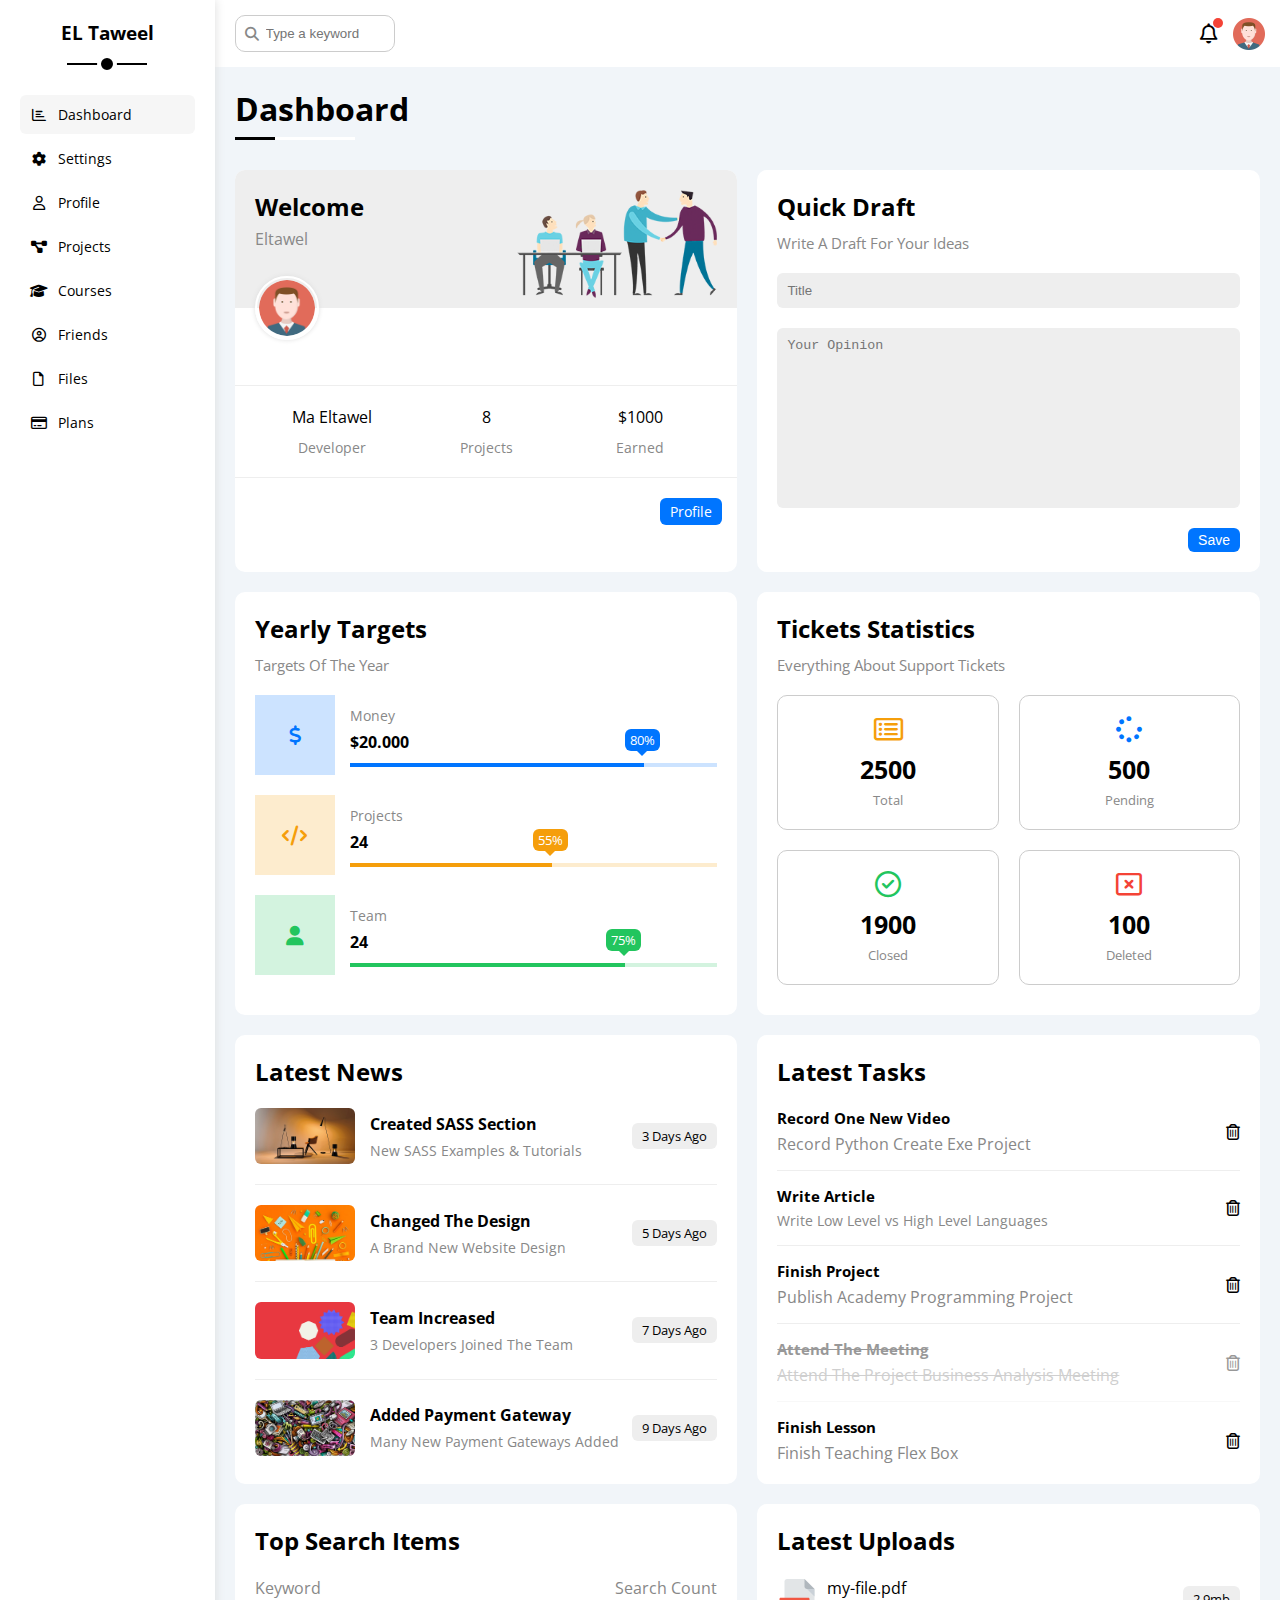
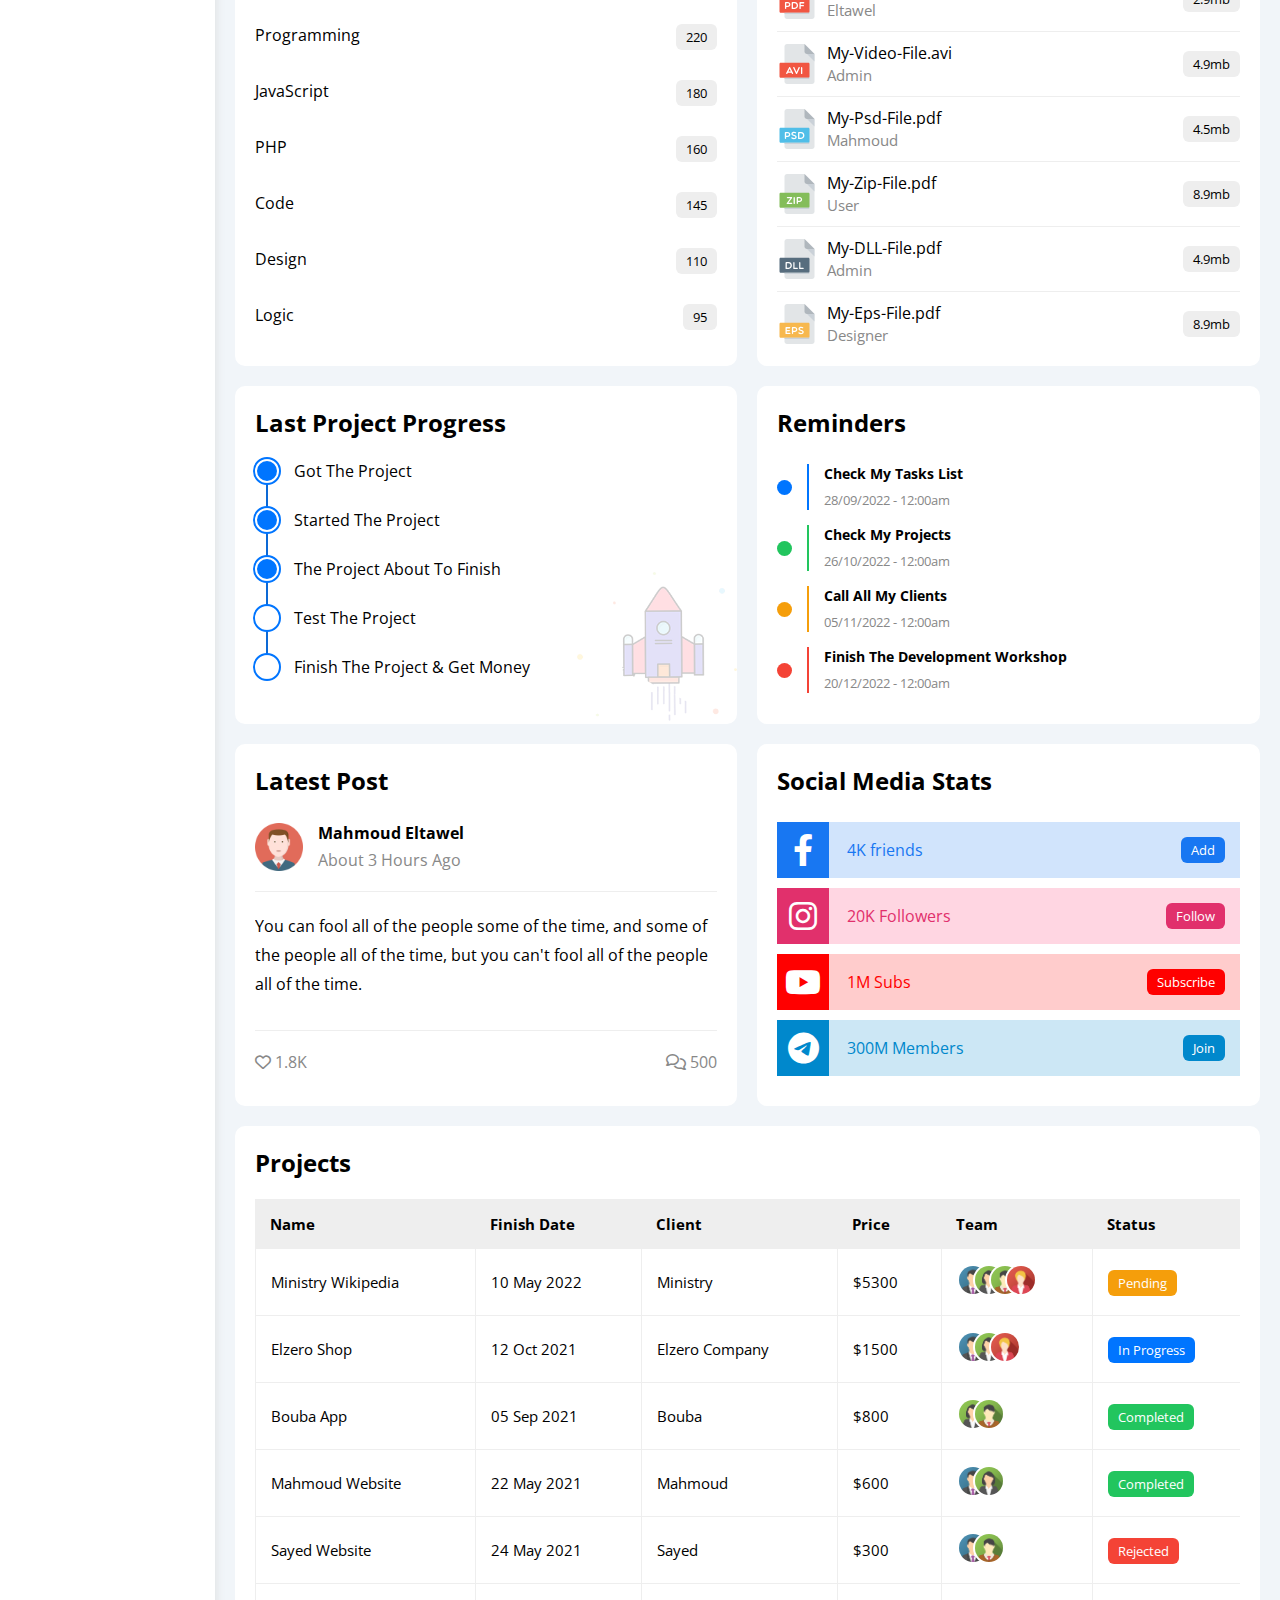
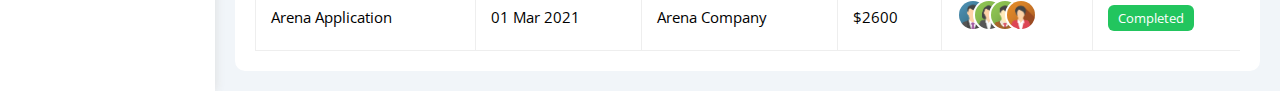
<file: index.html>
<!DOCTYPE html>
<html lang="en">
<head>
    <meta charset="UTF-8">
    <meta name="viewport" content="width=device-width, initial-scale=1.0">
    <title>Dashboard</title>
    <link rel="stylesheet" href="css/all.min.css" />
    <link rel="stylesheet" href="css/framework.css" />
    <link rel="stylesheet" href="css/temp.css" />
    <link rel="preconnect" href="https://fonts.googleapis.com" />
    <link rel="preconnect" href="https://fonts.gstatic.com" crossorigin />
    <link href="https://fonts.googleapis.com/css2?family=Open+Sans:wght@300;500&display=swap" rel=
        "stylesheet" />
</head>
<body>
    <div class="page d-flex">
        <div class="sidebar bg-white p-20 p-relative">
            <h3 class="p-relative txt-c mt-0">EL Taweel</h3>
            <ul>
                <li>
                    <a class="active d-flex align-c fs-14 c-black rad-6 p-10" href="index.html">
                        <i class="fa-regular fa-chart-bar fa-fw"></i>
                        <span>Dashboard</span>
                    </a>
                </li>
                <li>
                    <a class="d-flex align-c fs-14 c-black rad-6 p-10" href="settings.html">
                        <i class="fa-solid fa-gear fa-fw"></i>
                        <span>Settings</span>
                    </a>
                </li>
                <li>
                    <a class="d-flex align-c fs-14 c-black rad-6 p-10" href="profile.html">
                        <i class="fa-regular fa-user fa-fw"></i>
                        <span>Profile</span>
                    </a>
                </li>
                <li>
                    <a class="d-flex align-c fs-14 c-black rad-6 p-10" href="projects.html">
                        <i class="fa-solid fa-diagram-project fa-fw"></i>
                        <span>Projects</span>
                    </a>
                </li>
                <li>
                    <a class="d-flex align-c fs-14 c-black rad-6 p-10" href="courses.html">
                        <i class="fa-solid fa-graduation-cap fa-fw"></i>
                        <span>Courses</span>
                    </a>
                </li>
                <li>
                    <a class="d-flex align-c fs-14 c-black rad-6 p-10" href="friends.html">
                        <i class="fa-regular fa-circle-user fa-fw"></i>
                        <span>Friends</span>
                    </a>
                </li>
                <li>
                    <a class="d-flex align-c fs-14 c-black rad-6 p-10" href="files.html">
                        <i class="fa-regular fa-file fa-fw"></i>
                        <span>Files</span>
                    </a>
                </li>
                <li>
                    <a class="d-flex align-c fs-14 c-black rad-6 p-10" href="plans.html">
                        <i class="fa-regular fa-credit-card fa-fw"></i>
                        <span>Plans</span>
                    </a>
                </li>
            </ul>
        </div>
        <div class="content w-full">
            <!-- start header -->
            <header class="bg-white p-15 bet-flex">
                <div class="search p-relative">
                    <input class="p-10 rad-10" type="search" placeholder="Type a keyword" />
                </div>
                <div class="icons d-flex align-c">
                    <span class="notification p-relative">
                        <i class="fa-regular fa-bell fa-lg"></i>
                    </span>
                    <img src="images/avatar.png" alt="" />
                </div>
            </header>
            <!-- end header -->
            <h1 class="p-relative">Dashboard</h1>
            <div class="wrapper d-grid gap-20">
                <!-- start welcome widget -->
                <div class="welcome bg-white rad-10 txt-c-mob block-mob">
                    <div class="intro p-20 d-flex space-bet bg-eee">
                        <div>
                            <h2 class="m-0">Welcome</h2>
                            <p class="c-grey mt-5">Eltawel</p>
                        </div>
                        <img class="hide-mob" src="images/welcome.png" alt="">
                    </div>
                    <img src="images/avatar.png" alt="" class="avatar"/>
                    <div class="body txt-c d-flex p-20 mt-20 mb-20 block-mob">
                        <div>Ma Eltawel<span class="d-block c-grey fs-14 mt-10">Developer</span></div>
                        <div>8<span class="d-block c-grey fs-14 mt-10">Projects</span></div>
                        <div>$1000<span class="d-block c-grey fs-14 mt-10">Earned</span></div>
                    </div>
                    <a href="profile.html" class="visit d-block fs-14 bg-blue c-white w-fit but-shape">Profile</a>
                </div>
                <!-- end welcome widget -->
                <!-- start quick draft -->
                <div class="quick-draft p-20 bg-white rad-10">
                    <h2 class="mt-0 mb-10">Quick Draft</h2>
                    <p class="mt-0 mb-20 c-grey fs-15">Write A Draft For Your Ideas</p>
                    <form action="">
                        <input type="text" class="d-block mb-20 w-full p-10 b-none bg-eee rad-6" 
                            placeholder="Title">
                        <textarea class="d-block mb-20 w-full p-10 b-none bg-eee rad-6" placeholder=
                            "Your Opinion"></textarea>
                        <input type="submit" value="Save" class="save d-block fs-14 bg-blue c-white b-none w-fit but-shape">
                    </form>
                </div>
                <!-- end quick draft -->
                <!-- start targets -->
                <div class="targets p-20 bg-white rad-10">
                    <h2 class="mt-0 mb-10">Yearly Targets</h2>
                    <p class="mt-0 mb-20 c-grey fs-15">Targets Of The Year</p>
                    <div class="target-row mb-20 center-flex blue">
                        <div class="icon center-flex">
                            <i class="fa-solid fa-dollar-sign fa-lg c-blue"></i>
                        </div>
                        <div class="details">
                            <span class="fs-14 c-grey">Money</span>
                            <span class="d-block mt-5 mb-10 fw-bold">$20.000</span>
                            <div class="progress p-relative">
                                <span class="bg-blue blue" style="width: 80%">
                                    <span class="bg-blue">80%</span>
                                </span>
                            </div>
                        </div>
                    </div>
                    <div class="target-row mb-20 center-flex orange">
                        <div class="icon center-flex">
                            <i class="fa-solid fa-code fa-lg c-orange"></i>
                        </div>
                        <div class="details">
                            <span class="fs-14 c-grey">Projects</span>
                            <span class="d-block mt-5 mb-10 fw-bold">24</span>
                            <div class="progress p-relative">
                                <span class="bg-orange orange" style="width: 55%">
                                    <span class="bg-orange">55%</span>
                                </span>
                            </div>
                        </div>
                    </div>
                    <div class="target-row mb-20 center-flex green">
                        <div class="icon center-flex">
                            <i class="fa-solid fa-user fa-lg c-green"></i>
                        </div>
                        <div class="details">
                            <span class="fs-14 c-grey">Team</span>
                            <span class="d-block mt-5 mb-10 fw-bold">24</span>
                            <div class="progress p-relative">
                                <span class="bg-green green" style="width: 75%">
                                    <span class="bg-green">75%</span>
                                </span>
                            </div>
                        </div>
                    </div>
                </div>
                <!-- end targets -->
                <!-- start tickets -->
                <div class="tickets p-20 bg-white rad-10">
                    <h2 class="mt-0 mb-10">Tickets Statistics</h2>
                    <p class="mt-0 mb-20 c-grey fs-15">Everything About Support Tickets</p>
                    <div class="d-flex txt-c gap-20 f-wrap">
                        <div class="box p-20 rad-10 fs-13 c-grey">
                            <i class="fa-regular fa-rectangle-list fa-2x mb-10 c-orange"></i>
                            <span class="d-block c-black fw-bold fs-25 mb-5">2500</span>
                            Total
                        </div>
                        <div class="box p-20 rad-10 fs-13 c-grey">
                            <i class="fa-solid fa-spinner fa-2x mb-10 c-blue"></i>
                            <span class="d-block c-black fw-bold fs-25 mb-5">500</span>
                            Pending
                        </div>
                        <div class="box p-20 rad-10 fs-13 c-grey">
                            <i class="fa-regular fa-circle-check fa-2x mb-10 c-green"></i>
                            <span class="d-block c-black fw-bold fs-25 mb-5">1900</span>
                            Closed
                        </div>
                        <div class="box p-20 rad-10 fs-13 c-grey">
                            <i class="fa-regular fa-rectangle-xmark fa-2x mb-10 c-red"></i>
                            <span class="d-block c-black fw-bold fs-25 mb-5">100</span>
                            Deleted
                        </div>
                    </div>
                </div>
                <!-- end tickets -->
                <!-- start latest news -->
                <div class="news p-20 bg-white rad-10 txt-c-mob">
                    <h2 class="mt-0 mb-20">Latest News</h2>
                    <div class="news-row d-flex align-c">
                        <img src="images/news-01.png" alt="" />
                        <div class="info">
                            <h3>Created SASS Section</h3>
                            <p class="m-0 fs-14 c-grey">New SASS Examples & Tutorials</p>
                        </div>
                        <div class="but-shape bg-eee fs-13 label">3 Days Ago</div>
                    </div>
                    <div class="news-row d-flex align-c">
                        <img src="images/news-02.png" alt="" />
                        <div class="info">
                            <h3>Changed The Design</h3>
                            <p class="m-0 fs-14 c-grey">A Brand New Website Design</p>
                        </div>
                        <div class="but-shape bg-eee fs-13 label">5 Days Ago</div>
                    </div>
                    <div class="news-row d-flex align-c">
                        <img src="images/news-03.png" alt="" />
                        <div class="info">
                            <h3>Team Increased</h3>
                            <p class="m-0 fs-14 c-grey">3 Developers Joined The Team</p>
                        </div>
                        <div class="but-shape bg-eee fs-13 label">7 Days Ago</div>
                    </div>
                    <div class="news-row d-flex align-c">
                        <img src="images/news-04.png" alt="" />
                        <div class="info">
                            <h3>Added Payment Gateway</h3>
                            <p class="m-0 fs-14 c-grey">Many New Payment Gateways Added</p>
                        </div>
                        <div class="but-shape bg-eee fs-13 label">9 Days Ago</div>
                    </div>
                </div>
                <!-- end latest news -->
                <!-- start tasks -->
                <div class="tasks p-20 bg-white rad-10 txt-c-mob">
                    <h2 class="mt-0 mb-20">Latest Tasks</h2>
                    <div class="task-row bet-flex">
                        <div class="info">
                            <h3 class="mt-0 mb-5 fs-15">Record One New Video</h3>
                            <p class="m-0 c-grey">Record Python Create Exe Project</p>
                        </div>
                        <i class="fa-regular fa-trash-can delete"></i>
                    </div>
                    <div class="task-row bet-flex">
                        <div class="info">
                            <h3 class="mt-0 mb-5 fs-15">Write Article</h3>
                            <p class="m-0 fs-14 c-grey">Write Low Level vs High Level Languages</p>
                        </div>
                        <i class="fa-regular fa-trash-can delete"></i>
                    </div>
                    <div class="task-row bet-flex">
                        <div class="info">
                            <h3 class="mt-0 mb-5 fs-15">Finish Project</h3>
                            <p class="m-0 c-grey">Publish Academy Programming Project</p>
                        </div>
                        <i class="fa-regular fa-trash-can delete"></i>
                    </div>
                    <div class="task-row bet-flex done">
                        <div class="info">
                            <h3 class="mt-0 mb-5 fs-15">Attend The Meeting</h3>
                            <p class="m-0 c-grey">Attend The Project Business Analysis Meeting</p>
                        </div>
                        <i class="fa-regular fa-trash-can delete"></i>
                    </div>
                    <div class="task-row bet-flex">
                        <div class="info">
                            <h3 class="mt-0 mb-5 fs-15">Finish Lesson</h3>
                            <p class="m-0 c-grey">Finish Teaching Flex Box</p>
                        </div>
                        <i class="fa-regular fa-trash-can delete"></i>
                    </div>
                </div>
                <!-- end tasks -->
                <!-- start top search -->
                <div class="top-search p-20 bg-white rad-10">
                    <h2 class="mt-0 mb-20">Top Search Items</h2>
                    <div class="items-head d-flex space-bet c-grey mb-10">
                        <div>Keyword</div>
                        <div>Search Count</div>
                    </div>
                    <div class="items d-flex space-bet pt-15 pb-15">
                        <span>Programming</span>
                        <span class="bg-eee fs-13 but-shape">220</span>
                    </div>
                    <div class="items d-flex space-bet pt-15 pb-15">
                        <span>JavaScript</span>
                        <span class="bg-eee but-shape fs-13">180</span>
                    </div>
                    <div class="items d-flex space-bet pt-15 pb-15">
                        <span>PHP</span>
                        <span class="bg-eee but-shape fs-13">160</span>
                    </div>
                    <div class="items d-flex space-bet pt-15 pb-15">
                        <span>Code</span>
                        <span class="bg-eee but-shape fs-13">145</span>
                    </div>
                    <div class="items d-flex space-bet pt-15 pb-15">
                        <span>Design</span>
                        <span class="bg-eee but-shape fs-13">110</span>
                    </div>
                    <div class="items d-flex space-bet pt-15 pb-15">
                        <span>Logic</span>
                        <span class="bg-eee but-shape fs-13">95</span>
                    </div>
                </div>
                <!-- end top search -->
                <!-- start latest uploads -->
                <div class="latest-uploads p-20 bg-white rad-10">
                    <h2 class="mt-0 mb-20">Latest Uploads</h2>
                    <ul>
                        <li class="bet-flex pb-10 mb-10">
                            <div class="d-flex align-c">
                                <img class="mr-10" src="images/pdf.svg" alt="" />
                                <div>
                                    <span class="d-block">my-file.pdf</span>
                                    <span class="fs-15 c-grey">Eltawel</span>
                                </div>
                            </div>
                            <div class="bg-eee but-shape fs-13">2.9mb</div>
                        </li>
                        <li class="bet-flex pb-10 mb-10">
                            <div class="d-flex align-c">
                                <img class="mr-10" src="images/avi.svg" alt="" />
                                <div>
                                    <span class="d-block">My-Video-File.avi</span>
                                    <span class="fs-15 c-grey">Admin</span>
                                </div>
                            </div>
                            <div class="bg-eee but-shape fs-13">4.9mb</div>
                        </li>
                        <li class="bet-flex pb-10 mb-10">
                            <div class="d-flex align-c">
                                <img class="mr-10" src="images/psd.svg" alt="" />
                                <div>
                                    <span class="d-block">My-Psd-File.pdf</span>
                                    <span class="fs-15 c-grey">Mahmoud</span>
                                </div>
                            </div>
                            <div class="bg-eee but-shape fs-13">4.5mb</div>
                        </li>
                        <li class="bet-flex pb-10 mb-10">
                            <div class="d-flex align-c">
                                <img class="mr-10" src="images/zip.svg" alt="" />
                                <div>
                                    <span class="d-block">My-Zip-File.pdf</span>
                                    <span class="fs-15 c-grey">User</span>
                                </div>
                            </div>
                            <div class="bg-eee but-shape fs-13">8.9mb</div>
                        </li>
                        <li class="bet-flex pb-10 mb-10">
                            <div class="d-flex align-c">
                                <img class="mr-10" src="images/dll.svg" alt="" />
                                <div>
                                    <span class="d-block">My-DLL-File.pdf</span>
                                    <span class="fs-15 c-grey">Admin</span>
                                </div>
                            </div>
                            <div class="bg-eee but-shape fs-13">4.9mb</div>
                        </li>
                        <li class="bet-flex">
                            <div class="d-flex align-c">
                                <img class="mr-10" src="images/eps.svg" alt="" />
                                <div>
                                    <span class="d-block">My-Eps-File.pdf</span>
                                    <span class="fs-15 c-grey">Designer</span>
                                </div>
                            </div>
                            <div class="bg-eee but-shape fs-13">8.9mb</div>
                        </li>
                    </ul>
                </div>
                <!-- end latest uploads -->
                <!-- start project progress -->
                <div class="project-progress p-20 bg-white rad-10 p-relative">
                    <h2 class="mt-0 mb-20">Last Project Progress</h2>
                    <ul class="p-relative">
                        <li class="mb-25 d-flex align-c done">Got The Project</li>
                        <li class="mb-25 d-flex align-c done">Started The Project</li>
                        <li class="mb-25 d-flex align-c done">The Project About To Finish</li>
                        <li class="mb-25 d-flex align-c current">Test The Project</li>
                        <li class="mb-25 d-flex align-c">Finish The Project & Get Money</li>
                    </ul>
                    <img src="images/project.png" alt="" />
                </div>
                <!-- end project progress -->
                <!-- start reminders -->
                <div class="reminders p-20 bg-white rad-10">
                    <h2 class="mt-0 mb-25">Reminders</h2>
                    <ul class="p-relative">
                        <li class="d-flex align-c mt-15">
                            <span class="key bg-blue mr-15 d-block rad-half"></span>
                            <div class="pl-15 blue">
                                <p class="fs-14 fw-bold mt-0 mb-5">Check My Tasks List</p>
                                <span class="fs-13 c-grey">28/09/2022 - 12:00am</span>
                            </div>
                        </li>
                        <li class="d-flex align-c mt-15">
                            <span class="key bg-green mr-15 d-block rad-half"></span>
                            <div class="pl-15 green">
                                <p class="fs-14 fw-bold mt-0 mb-5">Check My Projects</p>
                                <span class="fs-13 c-grey">26/10/2022 - 12:00am</span>
                            </div>
                        </li>
                        <li class="d-flex align-c mt-15">
                            <span class="key bg-orange mr-15 d-block rad-half"></span>
                            <div class="pl-15 orange">
                                <p class="fs-14 fw-bold mt-0 mb-5">Call All My Clients</p>
                                <span class="fs-13 c-grey">05/11/2022 - 12:00am</span>
                            </div>
                        </li>
                        <li class="d-flex align-c mt-15">
                            <span class="key bg-red mr-15 d-block rad-half"></span>
                            <div class="pl-15 red">
                                <p class="fs-14 fw-bold mt-0 mb-5">Finish The Development Workshop</p>
                                <span class="fs-13 c-grey">20/12/2022 - 12:00am</span>
                            </div>
                        </li>
                    </ul>
                </div>
                <!-- end reminders -->
                <!-- start latest post -->
                <div class="latest-post p-20 bg-white rad-10">
                    <h2 class="mt-0 mb-25">Latest Post</h2>
                    <div class="top d-flex align-c">
                        <img class="avatar mr-15" src="images/avatar.png" alt="">
                        <div class="info">
                            <span class="d-block mb-5 fw-bold">Mahmoud Eltawel</span>
                            <span class="c-grey">About 3 Hours Ago</span>
                        </div>
                    </div>
                    <div class="content mb-20 mt-20 pt-20 pb-20 txt-c-mob">
                        You can fool all of the people some of the time, and some of the people all of the time,
                         but you can't fool all of the people all of the time.
                    </div>
                    <div class="stats bet-flex c-grey">
                        <div>
                            <i class="like fa-regular fa-heart"></i>
                            <span>1.8K</span>
                        </div>
                        <div>
                            <i class="comment fa-regular fa-comments"></i>
                            <span>500</span>
                        </div>
                    </div>
                </div>
                <!-- end latest post -->
                <!-- start social media -->
                <div class="social p-20 bg-white rad-10">
                    <h2 class="mt-0 mb-25">Social Media Stats</h2>
                    <div class="box face p-15 p-relative mb-10 bet-flex">
                        <i class="fa-brands fa-facebook-f fa-2x c-white h-full center-flex"></i>
                        <span>4K friends</span>
                        <a class="fs-13 c-white but-shape" href="#" target="_blank">Add</a>
                    </div>
                    <div class="box insta p-15 p-relative mb-10 bet-flex">
                        <i class="fa-brands fa-instagram fa-2x c-white h-full center-flex"></i>
                        <span>20K Followers</span>
                        <a class="fs-13 c-white but-shape" href="https://www.instagram.com/700da_mo7amed" target="_blank">Follow</a>
                    </div>
                    <div class="box youtube p-15 p-relative mb-10 bet-flex">
                        <i class="fa-brands fa-youtube fa-2x c-white h-full center-flex"></i>
                        <span>1M Subs</span>
                        <a class="fs-13 c-white but-shape" href="https://wa.me/+201113011655" target="_blank">Subscribe</a>
                    </div>
                    <div class="box tele p-15 p-relative mb-10 bet-flex">
                        <i class="fa-brands fa-telegram fa-2x c-white h-full center-flex"></i>
                        <span>300M Members</span>
                        <a class="fs-13 c-white but-shape" href="https://t.me/ma_eltawel" target="_blank">Join</a>
                    </div>
                </div>
                <!-- end social media -->
            </div>
            <!-- start project table -->
            <div class="projects p-20 m-20 bg-white rad-10">
                <h2 class="mt-0 mb-20">Projects</h2>
                <div class="responsive-table">
                    <table class="fs-15 w-full">
                        <thead>
                            <tr>
                                <td>Name</td>
                                <td>Finish Date</td>
                                <td>Client</td>
                                <td>Price</td>
                                <td>Team</td>
                                <td>Status</td>
                            </tr>
                        </thead>
                        <tbody>
                            <tr>
                                <td>Ministry Wikipedia</td>
                                <td>10 May 2022</td>
                                <td>Ministry</td>
                                <td>$5300</td>
                                <td>
                                    <img src="images/team-01.png" alt="" />
                                    <img src="images/team-02.png" alt="" />
                                    <img src="images/team-03.png" alt="" />
                                    <img src="images/team-05.png" alt="" />
                                </td>
                                <td>
                                    <span class="label but-shape bg-orange c-white">Pending</span>
                                </td>
                            </tr>
                            <tr>
                                <td>Elzero Shop</td>
                                <td>12 Oct 2021</td>
                                <td>Elzero Company</td>
                                <td>$1500</td>
                                <td>
                                    <img src="images/team-01.png" alt="" />
                                    <img src="images/team-02.png" alt="" />
                                    <img src="images/team-05.png" alt="" />
                                </td>
                                <td><span class="label but-shape bg-blue c-white">In Progress</span></td>
                            </tr>
                            <tr>
                                <td>Bouba App</td>
                                <td>05 Sep 2021</td>
                                <td>Bouba</td>
                                <td>$800</td>
                                <td>
                                    <img src="images/team-02.png" alt="" />
                                    <img src="images/team-03.png" alt="" />
                                </td>
                                <td><span class="label but-shape bg-green c-white">Completed</span></td>
                            </tr>
                            <tr>
                                <td>Mahmoud Website</td>
                                <td>22 May 2021</td>
                                <td>Mahmoud</td>
                                <td>$600</td>
                                <td>
                                    <img src="images/team-01.png" alt="" />
                                    <img src="images/team-02.png" alt="" />
                                </td>
                                <td><span class="label but-shape bg-green c-white">Completed</span></td>
                            </tr>
                            <tr>
                                <td>Sayed Website</td>
                                <td>24 May 2021</td>
                                <td>Sayed</td>
                                <td>$300</td>
                                <td>
                                    <img src="images/team-01.png" alt="" />
                                    <img src="images/team-03.png" alt="" />
                                </td>
                                <td><span class="label but-shape bg-red c-white">Rejected</span></td>
                            </tr>
                            <tr>
                                <td>Arena Application</td>
                                <td>01 Mar 2021</td>
                                <td>Arena Company</td>
                                <td>$2600</td>
                                <td>
                                    <img src="images/team-01.png" alt="" />
                                    <img src="images/team-02.png" alt="" />
                                    <img src="images/team-03.png" alt="" />
                                    <img src="images/team-04.png" alt="" />
                                </td>
                                <td><span class="label but-shape bg-green c-white">Completed</span></td>
                            </tr>
                        </tbody>
                    </table>
                </div>
            </div>
            <!-- end project table -->
        </div>
    </div>
</body>
</html>
</file>
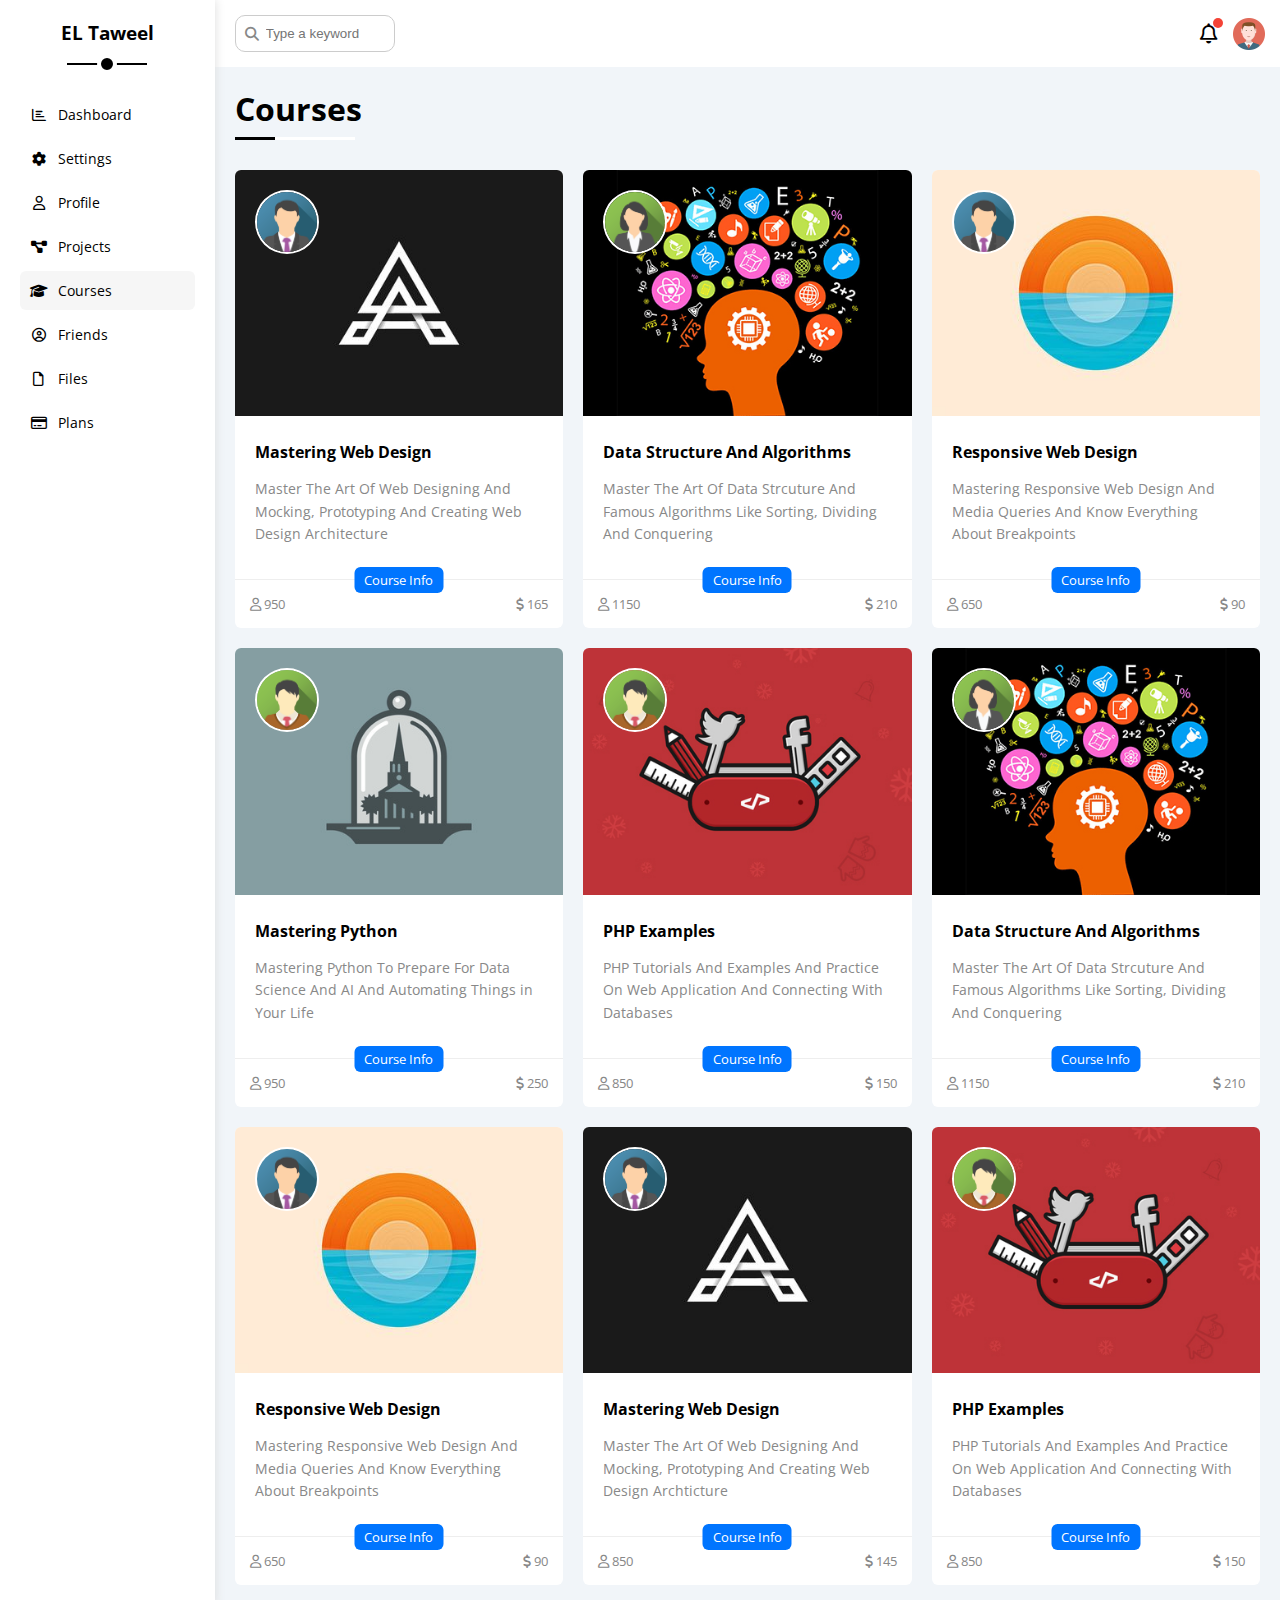
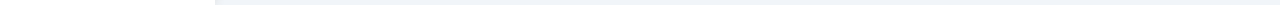
<file: courses.html>
<!DOCTYPE html>
<html lang="en">
<head>
    <meta charset="UTF-8">
    <meta name="viewport" content="width=device-width, initial-scale=1.0">
    <title>Projects</title>
    <link rel="stylesheet" href="css/all.min.css" />
    <link rel="stylesheet" href="css/framework.css" />
    <link rel="stylesheet" href="css/temp.css" />
    <link rel="preconnect" href="https://fonts.googleapis.com" />
    <link rel="preconnect" href="https://fonts.gstatic.com" crossorigin />
    <link href="https://fonts.googleapis.com/css2?family=Open+Sans:wght@300;500&display=swap" rel=
        "stylesheet" />
</head>
<body>
    <div class="page d-flex">
        <div class="sidebar bg-white p-20 p-relative">
            <h3 class="p-relative txt-c mt-0">EL Taweel</h3>
            <ul>
                <li>
                    <a class="d-flex align-c fs-14 c-black rad-6 p-10" href="index.html">
                        <i class="fa-regular fa-chart-bar fa-fw"></i>
                        <span>Dashboard</span>
                    </a>
                </li>
                <li>
                    <a class="d-flex align-c fs-14 c-black rad-6 p-10" href="settings.html">
                        <i class="fa-solid fa-gear fa-fw"></i>
                        <span>Settings</span>
                    </a>
                </li>
                <li>
                    <a class="d-flex align-c fs-14 c-black rad-6 p-10" href="profile.html">
                        <i class="fa-regular fa-user fa-fw"></i>
                        <span>Profile</span>
                    </a>
                </li>
                <li>
                    <a class="d-flex align-c fs-14 c-black rad-6 p-10" href="projects.html">
                        <i class="fa-solid fa-diagram-project fa-fw"></i>
                        <span>Projects</span>
                    </a>
                </li>
                <li>
                    <a class="active d-flex align-c fs-14 c-black rad-6 p-10" href="courses.html">
                        <i class="fa-solid fa-graduation-cap fa-fw"></i>
                        <span>Courses</span>
                    </a>
                </li>
                <li>
                    <a class="d-flex align-c fs-14 c-black rad-6 p-10" href="friends.html">
                        <i class="fa-regular fa-circle-user fa-fw"></i>
                        <span>Friends</span>
                    </a>
                </li>
                <li>
                    <a class="d-flex align-c fs-14 c-black rad-6 p-10" href="files.html">
                        <i class="fa-regular fa-file fa-fw"></i>
                        <span>Files</span>
                    </a>
                </li>
                <li>
                    <a class="d-flex align-c fs-14 c-black rad-6 p-10" href="plans.html">
                        <i class="fa-regular fa-credit-card fa-fw"></i>
                        <span>Plans</span>
                    </a>
                </li>
            </ul>
        </div>
        <div class="content w-full">
            <!-- start header -->
            <header class="bg-white p-15 bet-flex">
                <div class="search p-relative">
                    <input class="p-10 rad-10" type="search" placeholder="Type a keyword" />
                </div>
                <div class="icons d-flex align-c">
                    <span class="notification p-relative">
                        <i class="fa-regular fa-bell fa-lg"></i>
                    </span>
                    <img src="images/avatar.png" alt="" />
                </div>
            </header>
            <!-- end header -->
            <h1 class="p-relative">Courses</h1>
            <div class="courses-page m-20 d-grid gap-20">
                <div class="course p-relative bg-white rad-6">
                    <img class="cover" src="images/course-01.jpg" alt="" />
                    <img class="instructor" src="images/team-01.png" alt="" />
                    <div class="p-20">
                        <h4 class="m-0">Mastering Web Design</h4>
                        <p class="description c-grey mt-15 fs-14">Master The Art Of Web Designing And Mocking, 
                            Prototyping And Creating Web Design Architecture</p>
                    </div>
                    <div class="info p-15 p-relative bet-flex">
                        <span class="title bg-blue c-white but-shape">Course Info</span>
                        <span class="c-grey">
                            <i class="fa-regular fa-user"></i>
                            950
                        </span>
                        <span class="c-grey">
                            <i class="fa-solid fa-dollar-sign"></i>
                            165
                        </span>
                    </div>
                </div>
                <div class="course bg-white rad-6 p-relative">
                    <img class="cover" src="images/course-02.jpg" alt="" />
                    <img class="instructor" src="images/team-02.png" alt="" />
                    <div class="p-20">
                        <h4 class="m-0">Data Structure And Algorithms</h4>
                        <p class="description c-grey mt-15 fs-14">Master The Art Of Data Strcuture And Famous 
                            Algorithms Like Sorting, Dividing And Conquering</p>
                    </div>
                    <div class="info p-15 p-relative bet-flex">
                        <span class="title bg-blue c-white but-shape">Course Info</span>
                        <span class="c-grey"> <i class="fa-regular fa-user"></i> 1150</span>
                        <span class="c-grey"><i class="fa-solid fa-dollar-sign"></i> 210</span>
                    </div>
                </div>
                <div class="course bg-white rad-6 p-relative">
                    <img class="cover" src="images/course-03.jpg" alt="" />
                    <img class="instructor" src="images/team-01.png" alt="" />
                    <div class="p-20">
                        <h4 class="m-0">Responsive Web Design</h4>
                        <p class="description c-grey mt-15 fs-14">Mastering Responsive Web Design And Media Queries
                             And Know Everything About Breakpoints</p>
                    </div>
                    <div class="info p-15 p-relative bet-flex">
                        <span class="title bg-blue c-white but-shape">Course Info</span>
                        <span class="c-grey"> <i class="fa-regular fa-user"></i> 650</span>
                        <span class="c-grey"><i class="fa-solid fa-dollar-sign"></i> 90</span>
                    </div>
                </div>
                <div class="course bg-white rad-6 p-relative">
                    <img class="cover" src="images/course-04.jpg" alt="" />
                    <img class="instructor" src="images/team-03.png" alt="" />
                    <div class="p-20">
                        <h4 class="m-0">Mastering Python</h4>
                        <p class="description c-grey mt-15 fs-14">Mastering Python To Prepare For Data Science And 
                            AI And Automating Things in Your Life</p>
                    </div>
                    <div class="info p-15 p-relative bet-flex">
                        <span class="title bg-blue c-white but-shape">Course Info</span>
                        <span class="c-grey"> <i class="fa-regular fa-user"></i> 950</span>
                        <span class="c-grey"><i class="fa-solid fa-dollar-sign"></i> 250</span>
                    </div>
                </div>
                <div class="course bg-white rad-6 p-relative">
                    <img class="cover" src="images/course-05.jpg" alt="" />
                    <img class="instructor" src="images/team-03.png" alt="" />
                    <div class="p-20">
                        <h4 class="m-0">PHP Examples</h4>
                        <p class="description c-grey mt-15 fs-14">PHP Tutorials And Examples And Practice On Web 
                            Application And Connecting With Databases</p>
                    </div>
                    <div class="info p-15 p-relative bet-flex">
                        <span class="title bg-blue c-white but-shape">Course Info</span>
                        <span class="c-grey"> <i class="fa-regular fa-user"></i> 850</span>
                        <span class="c-grey"><i class="fa-solid fa-dollar-sign"></i> 150</span>
                    </div>
                </div>
                <div class="course bg-white rad-6 p-relative">
                    <img class="cover" src="images/course-02.jpg" alt="" />
                    <img class="instructor" src="images/team-02.png" alt="" />
                    <div class="p-20">
                        <h4 class="m-0">Data Structure And Algorithms</h4>
                        <p class="description c-grey mt-15 fs-14">Master The Art Of Data Strcuture And Famous 
                            Algorithms Like Sorting, Dividing And Conquering</p>
                    </div>
                    <div class="info p-15 p-relative bet-flex">
                        <span class="title bg-blue c-white but-shape">Course Info</span>
                        <span class="c-grey"> <i class="fa-regular fa-user"></i> 1150</span>
                        <span class="c-grey"><i class="fa-solid fa-dollar-sign"></i> 210</span>
                    </div>
                </div>
                <div class="course bg-white rad-6 p-relative">
                    <img class="cover" src="images/course-03.jpg" alt="" />
                    <img class="instructor" src="images/team-01.png" alt="" />
                    <div class="p-20">
                        <h4 class="m-0">Responsive Web Design</h4>
                        <p class="description c-grey mt-15 fs-14">Mastering Responsive Web Design And Media Queries
                             And Know Everything About Breakpoints</p>
                    </div>
                    <div class="info p-15 p-relative bet-flex">
                        <span class="title bg-blue c-white but-shape">Course Info</span>
                        <span class="c-grey"> <i class="fa-regular fa-user"></i> 650</span>
                        <span class="c-grey"><i class="fa-solid fa-dollar-sign"></i> 90</span>
                    </div>
                </div>
                <div class="course bg-white rad-6 p-relative">
                    <img class="cover" src="images/course-01.jpg" alt="" />
                    <img class="instructor" src="images/team-01.png" alt="" />
                    <div class="p-20">
                        <h4 class="m-0">Mastering Web Design</h4>
                        <p class="description c-grey mt-15 fs-14">Master The Art Of Web Designing And Mocking, 
                            Prototyping And Creating Web Design Archticture</p>
                    </div>
                    <div class="info p-15 p-relative bet-flex">
                        <span class="title bg-blue c-white but-shape">Course Info</span>
                        <span class="c-grey"> <i class="fa-regular fa-user"></i> 850</span>
                        <span class="c-grey"><i class="fa-solid fa-dollar-sign"></i> 145</span>
                    </div>
                </div>
                <div class="course bg-white rad-6 p-relative">
                    <img class="cover" src="images/course-05.jpg" alt="" />
                    <img class="instructor" src="images/team-03.png" alt="" />
                    <div class="p-20">
                        <h4 class="m-0">PHP Examples</h4>
                        <p class="description c-grey mt-15 fs-14">PHP Tutorials And Examples And Practice On Web 
                            Application And Connecting With Databases</p>
                    </div>
                    <div class="info p-15 p-relative bet-flex">
                        <span class="title bg-blue c-white but-shape">Course Info</span>
                        <span class="c-grey"> <i class="fa-regular fa-user"></i> 850</span>
                        <span class="c-grey"><i class="fa-solid fa-dollar-sign"></i> 150</span>
                    </div>
                </div>
            </div>
        </div>
    </div>
</body>
</html>
</file>
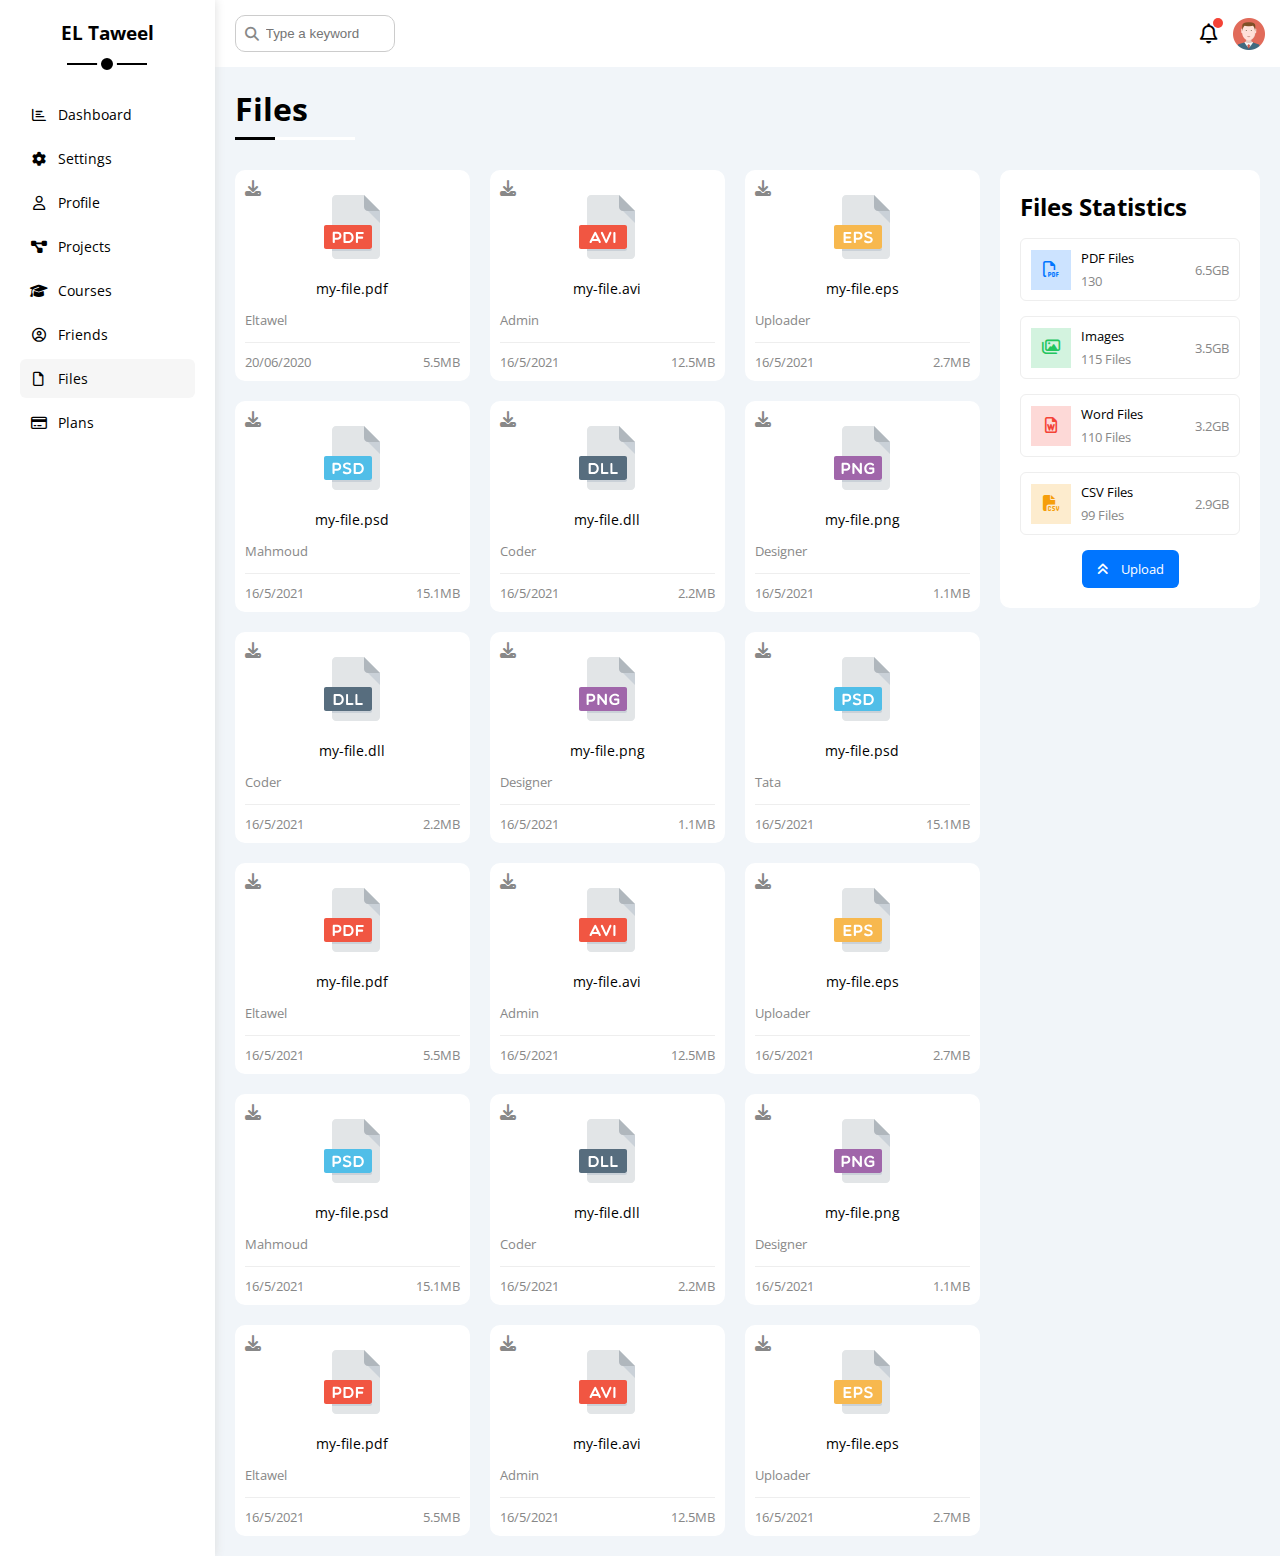
<file: files.html>
<!DOCTYPE html>
<html lang="en">
<head>
    <meta charset="UTF-8">
    <meta name="viewport" content="width=device-width, initial-scale=1.0">
    <title>Files</title>
    <link rel="stylesheet" href="css/all.min.css" />
    <link rel="stylesheet" href="css/framework.css" />
    <link rel="stylesheet" href="css/temp.css" />
    <link rel="preconnect" href="https://fonts.googleapis.com" />
    <link rel="preconnect" href="https://fonts.gstatic.com" crossorigin />
    <link href="https://fonts.googleapis.com/css2?family=Open+Sans:wght@300;500&display=swap" rel=
        "stylesheet" />
</head>
<body>
    <div class="page d-flex">
        <div class="sidebar bg-white p-20 p-relative">
            <h3 class="p-relative txt-c mt-0">EL Taweel</h3>
            <ul>
                <li>
                    <a class="d-flex align-c fs-14 c-black rad-6 p-10" href="index.html">
                        <i class="fa-regular fa-chart-bar fa-fw"></i>
                        <span>Dashboard</span>
                    </a>
                </li>
                <li>
                    <a class="d-flex align-c fs-14 c-black rad-6 p-10" href="settings.html">
                        <i class="fa-solid fa-gear fa-fw"></i>
                        <span>Settings</span>
                    </a>
                </li>
                <li>
                    <a class="d-flex align-c fs-14 c-black rad-6 p-10" href="profile.html">
                        <i class="fa-regular fa-user fa-fw"></i>
                        <span>Profile</span>
                    </a>
                </li>
                <li>
                    <a class="d-flex align-c fs-14 c-black rad-6 p-10" href="projects.html">
                        <i class="fa-solid fa-diagram-project fa-fw"></i>
                        <span>Projects</span>
                    </a>
                </li>
                <li>
                    <a class="d-flex align-c fs-14 c-black rad-6 p-10" href="courses.html">
                        <i class="fa-solid fa-graduation-cap fa-fw"></i>
                        <span>Courses</span>
                    </a>
                </li>
                <li>
                    <a class="d-flex align-c fs-14 c-black rad-6 p-10" href="friends.html">
                        <i class="fa-regular fa-circle-user fa-fw"></i>
                        <span>Friends</span>
                    </a>
                </li>
                <li>
                    <a class="active d-flex align-c fs-14 c-black rad-6 p-10" href="files.html">
                        <i class="fa-regular fa-file fa-fw"></i>
                        <span>Files</span>
                    </a>
                </li>
                <li>
                    <a class="d-flex align-c fs-14 c-black rad-6 p-10" href="plans.html">
                        <i class="fa-regular fa-credit-card fa-fw"></i>
                        <span>Plans</span>
                    </a>
                </li>
            </ul>
        </div>
        <div class="content w-full">
            <!-- start header -->
            <header class="bg-white p-15 bet-flex">
                <div class="search p-relative">
                    <input class="p-10 rad-10" type="search" placeholder="Type a keyword" />
                </div>
                <div class="icons d-flex align-c">
                    <span class="notification p-relative">
                        <i class="fa-regular fa-bell fa-lg"></i>
                    </span>
                    <img src="images/avatar.png" alt="" />
                </div>
            </header>
            <!-- end header -->
            <h1 class="p-relative">Files</h1>
            <div class="files-page m-20 d-flex gap-20">
                <div class="stats bg-white rad-10 p-20">
                    <h2 class="mt-0 mb-15 txt-c-mob">Files Statistics</h2>
                    <div class="d-flex fs-13 mb-15 rad-6 p-10 align-c border-eee">
                        <i class="fa-regular fa-file-pdf fa-lg blue center-flex c-blue icon"></i>
                        <div class="info">
                            <span>PDF Files</span>
                            <span class="c-grey d-block mt-5">130</span>
                        </div>
                        <div class="size c-grey">6.5GB</div>
                    </div>
                    <div class="d-flex align-c border-eee p-10 rad-6 mb-15 fs-13">
                        <i class="fa-regular fa-images fa-lg green center-flex c-green icon"></i>
                        <div class="info">
                            <span>Images</span>
                            <span class="c-grey d-block mt-5">115 Files</span>
                        </div>
                        <div class="size c-grey">3.5GB</div>
                    </div>
                    <div class="d-flex align-c border-eee p-10 rad-6 mb-15 fs-13">
                        <i class="fa-regular fa-file-word fa-lg red center-flex c-red icon"></i>
                        <div class="info">
                            <span>Word Files</span>
                            <span class="c-grey d-block mt-5">110 Files</span>
                        </div>
                        <div class="size c-grey">3.2GB</div>
                    </div>
                    <div class="d-flex align-c border-eee p-10 rad-6 fs-13">
                        <i class="fa-solid fa-file-csv fa-lg orange center-flex c-orange icon"></i>
                        <div class="info">
                            <span>CSV Files</span>
                            <span class="c-grey d-block mt-5">99 Files</span>
                        </div>
                        <div class="size c-grey">2.9GB</div>
                    </div>
                    <a class="upload bg-blue c-white fs-13 rad-6 d-block w-fit" href="#">
                        <i class="fa-solid fa-angles-up mr-10"></i>
                        Upload
                    </a>
                </div>
                <div class="content d-grid gap-20">
                    <div class="file bg-white rad-10 p-10">
                        <i class="fa-solid fa-download c-grey p-absolute"></i>
                        <div class="icon txt-c">
                            <img class="mt-15 mb-15" src="images/pdf.svg" alt="" />
                        </div>
                        <div class="txt-c mb-10 fs-14">my-file.pdf</div>
                        <p class="c-grey fs-13">Eltawel</p>
                        <div class="info bet-flex mt-10 pt-10 fs-13 c-grey">
                            <span>20/06/2020</span>
                            <span>5.5MB</span>
                        </div>
                    </div>
                    <div class="file bg-white p-10 rad-10">
                        <i class="fa-solid fa-download c-grey p-absolute"></i>
                        <div class="icon txt-c">
                            <img class="mt-15 mb-15" src="images/avi.svg" alt="" />
                        </div>
                        <div class="txt-c mb-10 fs-14">my-file.avi</div>
                        <p class="c-grey fs-13">Admin</p>
                        <div class="info bet-flex mt-10 pt-10 fs-13 c-grey">
                            <span>16/5/2021</span>
                            <span>12.5MB</span>
                        </div>
                    </div>
                    <div class="file bg-white p-10 rad-10">
                        <i class="fa-solid fa-download c-grey p-absolute"></i>
                        <div class="icon txt-c">
                            <img class="mt-15 mb-15" src="images/eps.svg" alt="" />
                        </div>
                        <div class="txt-c mb-10 fs-14">my-file.eps</div>
                        <p class="c-grey fs-13">Uploader</p>
                        <div class="info bet-flex mt-10 pt-10 fs-13 c-grey">
                            <span>16/5/2021</span>
                            <span>2.7MB</span>
                        </div>
                    </div>    
                    <div class="file bg-white p-10 rad-10">
                        <i class="fa-solid fa-download c-grey p-absolute"></i>
                        <div class="icon txt-c">
                            <img class="mt-15 mb-15" src="images/psd.svg" alt="" />
                        </div>
                        <div class="txt-c mb-10 fs-14">my-file.psd</div>
                        <p class="c-grey fs-13">Mahmoud</p>
                        <div class="info bet-flex mt-10 pt-10 fs-13 c-grey">
                            <span>16/5/2021</span>
                            <span>15.1MB</span>
                        </div>
                    </div>
                    <div class="file bg-white p-10 rad-10">
                        <i class="fa-solid fa-download c-grey p-absolute"></i>
                        <div class="icon txt-c">
                            <img class="mt-15 mb-15" src="images/dll.svg" alt="" />
                        </div>
                        <div class="txt-c mb-10 fs-14">my-file.dll</div>
                        <p class="c-grey fs-13">Coder</p>
                        <div class="info bet-flex mt-10 pt-10 fs-13 c-grey">
                            <span>16/5/2021</span>
                            <span>2.2MB</span>
                        </div>
                    </div>
                    <div class="file bg-white p-10 rad-10">
                        <i class="fa-solid fa-download c-grey p-absolute"></i>
                        <div class="icon txt-c">
                            <img class="mt-15 mb-15" src="images/png.svg" alt="" />
                        </div>
                        <div class="txt-c mb-10 fs-14">my-file.png</div>
                        <p class="c-grey fs-13">Designer</p>
                        <div class="info bet-flex mt-10 pt-10 fs-13 c-grey">
                            <span>16/5/2021</span>
                            <span>1.1MB</span>
                        </div>
                    </div>
                    <div class="file bg-white p-10 rad-10">
                        <i class="fa-solid fa-download c-grey p-absolute"></i>
                        <div class="icon txt-c">
                            <img class="mt-15 mb-15" src="images/dll.svg" alt="" />
                        </div>
                        <div class="txt-c mb-10 fs-14">my-file.dll</div>
                        <p class="c-grey fs-13">Coder</p>
                        <div class="info bet-flex mt-10 pt-10 fs-13 c-grey">
                            <span>16/5/2021</span>
                            <span>2.2MB</span>
                        </div>
                    </div>
                    <div class="file bg-white p-10 rad-10">
                        <i class="fa-solid fa-download c-grey p-absolute"></i>
                        <div class="icon txt-c">
                            <img class="mt-15 mb-15" src="images/png.svg" alt="" />
                        </div>
                        <div class="txt-c mb-10 fs-14">my-file.png</div>
                        <p class="c-grey fs-13">Designer</p>
                        <div class="info bet-flex mt-10 pt-10 fs-13 c-grey">
                            <span>16/5/2021</span>
                            <span>1.1MB</span>
                        </div>
                    </div>
                    <div class="file bg-white p-10 rad-10">
                        <i class="fa-solid fa-download c-grey p-absolute"></i>
                        <div class="icon txt-c">
                            <img class="mt-15 mb-15" src="images/psd.svg" alt="" />
                        </div>
                        <div class="txt-c mb-10 fs-14">my-file.psd</div>
                        <p class="c-grey fs-13">Tata</p>
                        <div class="info bet-flex mt-10 pt-10 fs-13 c-grey">
                            <span>16/5/2021</span>
                            <span>15.1MB</span>
                        </div>
                    </div>
                    <div class="file bg-white p-10 rad-10">
                        <i class="fa-solid fa-download c-grey p-absolute"></i>
                        <div class="icon txt-c">
                            <img class="mt-15 mb-15" src="images/pdf.svg" alt="" />
                        </div>
                        <div class="txt-c mb-10 fs-14">my-file.pdf</div>
                        <p class="c-grey fs-13">Eltawel</p>
                        <div class="info bet-flex mt-10 pt-10 fs-13 c-grey">
                            <span>16/5/2021</span>
                            <span>5.5MB</span>
                        </div>
                    </div>
                    <div class="file bg-white p-10 rad-10">
                        <i class="fa-solid fa-download c-grey p-absolute"></i>
                        <div class="icon txt-c">
                            <img class="mt-15 mb-15" src="images/avi.svg" alt="" />
                        </div>
                        <div class="txt-c mb-10 fs-14">my-file.avi</div>
                        <p class="c-grey fs-13">Admin</p>
                        <div class="info bet-flex mt-10 pt-10 fs-13 c-grey">
                            <span>16/5/2021</span>
                            <span>12.5MB</span>
                        </div>
                    </div>
                    <div class="file bg-white p-10 rad-10">
                        <i class="fa-solid fa-download c-grey p-absolute"></i>
                        <div class="icon txt-c">
                            <img class="mt-15 mb-15" src="images/eps.svg" alt="" />
                        </div>
                        <div class="txt-c mb-10 fs-14">my-file.eps</div>
                        <p class="c-grey fs-13">Uploader</p>
                        <div class="info bet-flex mt-10 pt-10 fs-13 c-grey">
                            <span>16/5/2021</span>
                            <span>2.7MB</span>
                        </div>
                    </div>
                    <div class="file bg-white p-10 rad-10">
                        <i class="fa-solid fa-download c-grey p-absolute"></i>
                        <div class="icon txt-c">
                            <img class="mt-15 mb-15" src="images/psd.svg" alt="" />
                        </div>
                        <div class="txt-c mb-10 fs-14">my-file.psd</div>
                        <p class="c-grey fs-13">Mahmoud</p>
                        <div class="info bet-flex mt-10 pt-10 fs-13 c-grey">
                            <span>16/5/2021</span>
                            <span>15.1MB</span>
                        </div>
                    </div>
                    <div class="file bg-white p-10 rad-10">
                        <i class="fa-solid fa-download c-grey p-absolute"></i>
                        <div class="icon txt-c">
                            <img class="mt-15 mb-15" src="images/dll.svg" alt="" />
                        </div>
                        <div class="txt-c mb-10 fs-14">my-file.dll</div>
                        <p class="c-grey fs-13">Coder</p>
                        <div class="info bet-flex mt-10 pt-10 fs-13 c-grey">
                            <span>16/5/2021</span>
                            <span>2.2MB</span>
                        </div>
                    </div>
                    <div class="file bg-white p-10 rad-10">
                        <i class="fa-solid fa-download c-grey p-absolute"></i>
                        <div class="icon txt-c">
                            <img class="mt-15 mb-15" src="images/png.svg" alt="" />
                        </div>
                        <div class="txt-c mb-10 fs-14">my-file.png</div>
                        <p class="c-grey fs-13">Designer</p>
                        <div class="info bet-flex mt-10 pt-10 fs-13 c-grey">
                            <span>16/5/2021</span>
                            <span>1.1MB</span>
                        </div>
                    </div>
                    <div class="file bg-white p-10 rad-10">
                        <i class="fa-solid fa-download c-grey p-absolute"></i>
                        <div class="icon txt-c">
                            <img class="mt-15 mb-15" src="images/pdf.svg" alt="" />
                        </div>
                        <div class="txt-c mb-10 fs-14">my-file.pdf</div>
                        <p class="c-grey fs-13">Eltawel</p>
                        <div class="info bet-flex mt-10 pt-10 fs-13 c-grey">
                            <span>16/5/2021</span>
                            <span>5.5MB</span>
                        </div>
                    </div>
                    <div class="file bg-white p-10 rad-10">
                        <i class="fa-solid fa-download c-grey p-absolute"></i>
                        <div class="icon txt-c">
                            <img class="mt-15 mb-15" src="images/avi.svg" alt="" />
                        </div>
                        <div class="txt-c mb-10 fs-14">my-file.avi</div>
                        <p class="c-grey fs-13">Admin</p>
                        <div class="info bet-flex mt-10 pt-10 fs-13 c-grey">
                            <span>16/5/2021</span>
                            <span>12.5MB</span>
                        </div>
                    </div>
                    <div class="file bg-white p-10 rad-10">
                        <i class="fa-solid fa-download c-grey p-absolute"></i>
                        <div class="icon txt-c">
                            <img class="mt-15 mb-15" src="images/eps.svg" alt="" />
                        </div>
                        <div class="txt-c mb-10 fs-14">my-file.eps</div>
                        <p class="c-grey fs-13">Uploader</p>
                        <div class="info bet-flex mt-10 pt-10 fs-13 c-grey">
                            <span>16/5/2021</span>
                            <span>2.7MB</span>
                        </div>
                    </div>
                </div>
            </div>
        </div>
    </div>
</body>
</html>
</file>
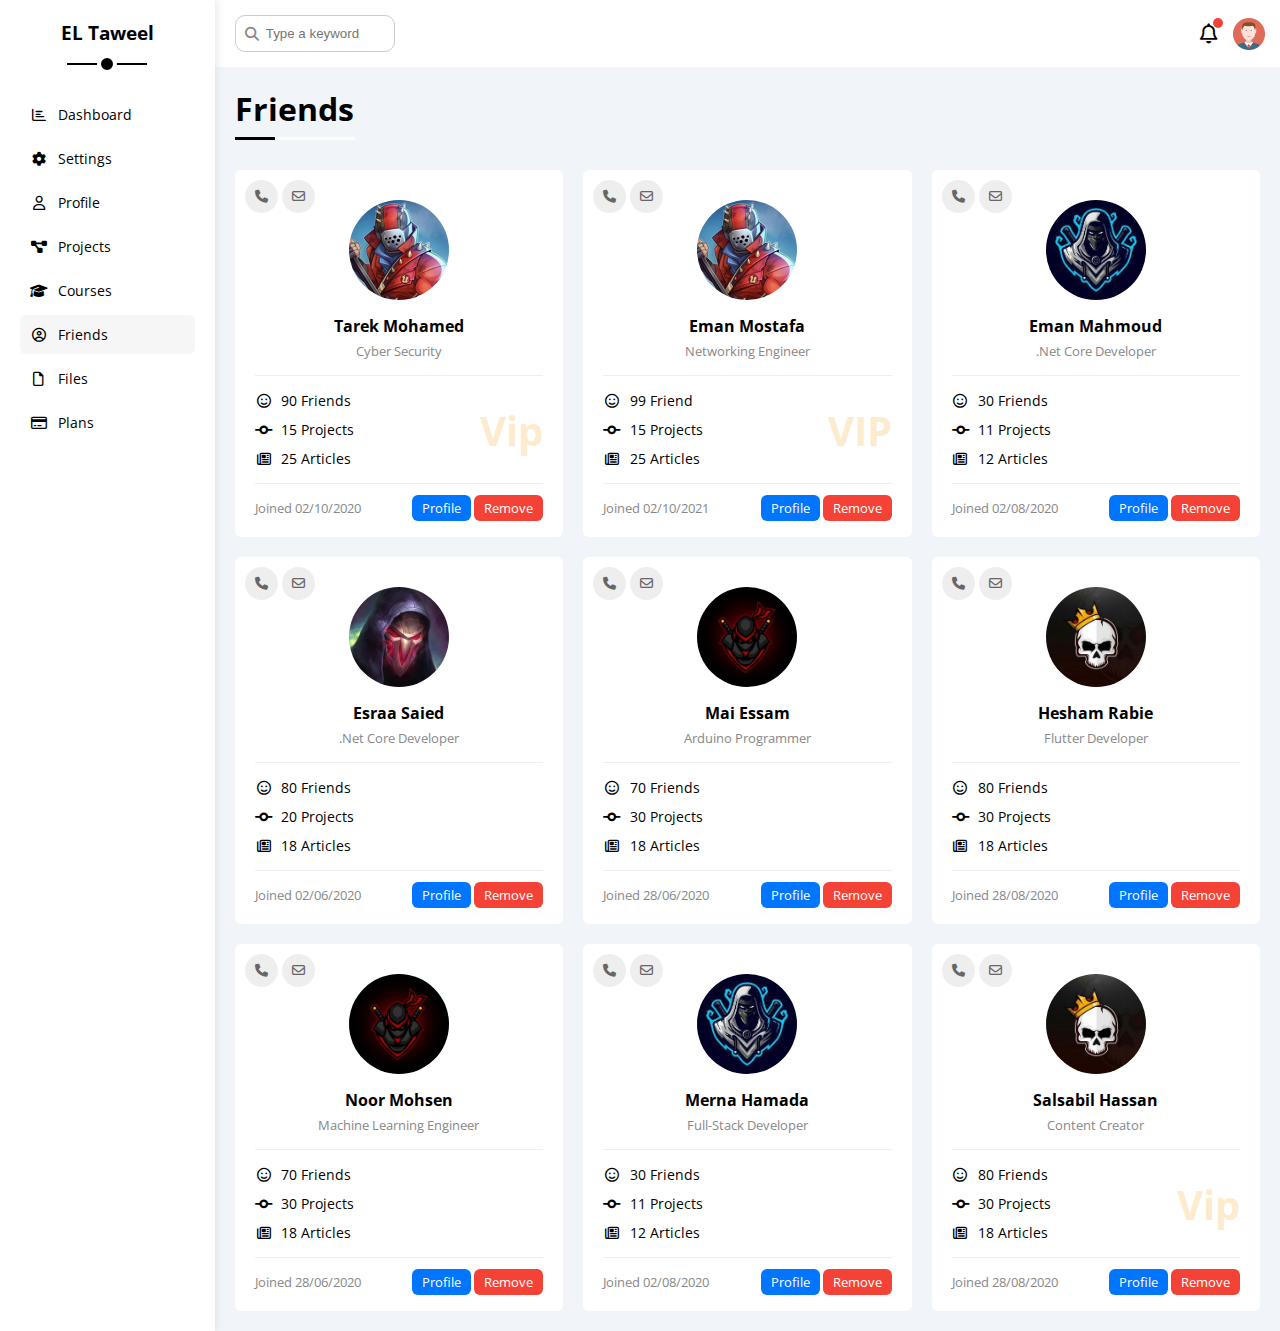
<file: friends.html>
<!DOCTYPE html>
<html lang="en">
<head>
    <meta charset="UTF-8">
    <meta name="viewport" content="width=device-width, initial-scale=1.0">
    <title>Friends</title>
    <link rel="stylesheet" href="css/all.min.css" />
    <link rel="stylesheet" href="css/framework.css" />
    <link rel="stylesheet" href="css/temp.css" />
    <link rel="preconnect" href="https://fonts.googleapis.com" />
    <link rel="preconnect" href="https://fonts.gstatic.com" crossorigin />
    <link href="https://fonts.googleapis.com/css2?family=Open+Sans:wght@300;500&display=swap" rel=
        "stylesheet" />
</head>
<body>
    <div class="page d-flex">
        <div class="sidebar bg-white p-20 p-relative">
            <h3 class="p-relative txt-c mt-0">EL Taweel</h3>
            <ul>
                <li>
                    <a class="d-flex align-c fs-14 c-black rad-6 p-10" href="index.html">
                        <i class="fa-regular fa-chart-bar fa-fw"></i>
                        <span>Dashboard</span>
                    </a>
                </li>
                <li>
                    <a class="d-flex align-c fs-14 c-black rad-6 p-10" href="settings.html">
                        <i class="fa-solid fa-gear fa-fw"></i>
                        <span>Settings</span>
                    </a>
                </li>
                <li>
                    <a class="d-flex align-c fs-14 c-black rad-6 p-10" href="profile.html">
                        <i class="fa-regular fa-user fa-fw"></i>
                        <span>Profile</span>
                    </a>
                </li>
                <li>
                    <a class="d-flex align-c fs-14 c-black rad-6 p-10" href="projects.html">
                        <i class="fa-solid fa-diagram-project fa-fw"></i>
                        <span>Projects</span>
                    </a>
                </li>
                <li>
                    <a class="d-flex align-c fs-14 c-black rad-6 p-10" href="courses.html">
                        <i class="fa-solid fa-graduation-cap fa-fw"></i>
                        <span>Courses</span>
                    </a>
                </li>
                <li>
                    <a class="active d-flex align-c fs-14 c-black rad-6 p-10" href="friends.html">
                        <i class="fa-regular fa-circle-user fa-fw"></i>
                        <span>Friends</span>
                    </a>
                </li>
                <li>
                    <a class="d-flex align-c fs-14 c-black rad-6 p-10" href="files.html">
                        <i class="fa-regular fa-file fa-fw"></i>
                        <span>Files</span>
                    </a>
                </li>
                <li>
                    <a class="d-flex align-c fs-14 c-black rad-6 p-10" href="plans.html">
                        <i class="fa-regular fa-credit-card fa-fw"></i>
                        <span>Plans</span>
                    </a>
                </li>
            </ul>
        </div>
        <div class="content w-full">
            <!-- start header -->
            <header class="bg-white p-15 bet-flex">
                <div class="search p-relative">
                    <input class="p-10 rad-10" type="search" placeholder="Type a keyword" />
                </div>
                <div class="icons d-flex align-c">
                    <span class="notification p-relative">
                        <i class="fa-regular fa-bell fa-lg"></i>
                    </span>
                    <img src="images/avatar.png" alt="" />
                </div>
            </header>
            <!-- end header -->
            <h1 class="p-relative">Friends</h1>
            <div class="friends-page m-20 d-grid gap-20">
                <div class="friend bg-white rad-6 p-20 p-relative">
                    <div class="contact">
                        <i class="fa-solid fa-phone"></i>
                        <i class="fa-regular fa-envelope"></i>
                    </div>
                    <div class="txt-c">
                        <img class="rad-half mt-10 mb-10 w-100 h-100" src="images/friend-01.jpg" alt="" />
                        <h4 class="m-0">Tarek Mohamed</h4>
                        <p class="c-grey fs-13 mt-5 mb-0">Cyber Security</p>
                    </div>
                    <div class="icons fs-14 p-relative">
                        <div class="mb-10">
                            <i class="fa-regular fa-face-smile fa-fw"></i>
                            <span>90 Friends</span>
                        </div>
                        <div class="mb-10">
                            <i class="fa-solid fa-code-commit fa-fw"></i>
                            <span>15 Projects</span>
                        </div>
                        <div>
                            <i class="fa-regular fa-newspaper fa-fw"></i>
                            <span>25 Articles</span>
                        </div>
                        <span class="vip fw-bold c-orange">Vip</span>
                    </div>
                    <div class="info bet-flex fs-13">
                        <span class="c-grey">Joined 02/10/2020</span>
                        <div>
                            <a class="bg-blue c-white but-shape" href="#">Profile</a>
                            <a class="bg-red c-white but-shape" href="#">Remove</a>
                        </div>
                    </div>
                </div>
                <div class="friend p-20 bg-white rad-6 p-relative">
                    <div class="contact">
                        <i class="fa-solid fa-phone"></i>
                        <i class="fa-regular fa-envelope"></i>
                    </div>
                    <div class="txt-c">
                        <img class="w-100 h-100 rad-half mt-10 mb-10" src="images/friend-01.jpg" alt="" />
                        <h4 class="m-0">Eman Mostafa</h4>
                        <p class="c-grey fs-13 mt-5 mb-0">Networking Engineer</p>
                    </div>
                    <div class="icons fs-14 p-relative">
                        <div class="mb-10">
                            <i class="fa-regular fa-face-smile fa-fw"></i>
                            <span>99 Friend</span>
                        </div>
                        <div class="mb-10">
                            <i class="fa-solid fa-code-commit fa-fw"></i>
                            <span>15 Projects</span>
                        </div>
                        <div>
                            <i class="fa-regular fa-newspaper fa-fw"></i>
                            <span>25 Articles</span>
                        </div>
                        <span class="vip fw-bold c-orange">VIP</span>
                    </div>
                    <div class="info bet-flex fs-13">
                        <span class="c-grey">Joined 02/10/2021</span>
                        <div>
                            <a class="bg-blue c-white but-shape" href="#">Profile</a>
                            <a class="bg-red c-white but-shape" href="#">Remove</a>
                        </div>
                    </div>
                </div>
                <div class="friend bg-white rad-6 p-20 p-relative">
                    <div class="contact">
                        <i class="fa-solid fa-phone"></i>
                        <i class="fa-regular fa-envelope"></i>
                    </div>
                    <div class="txt-c">
                        <img class="rad-half mt-10 mb-10 w-100 h-100" src="images/friend-02.jpg" alt="" />
                        <h4 class="m-0">Eman Mahmoud</h4>
                        <p class="c-grey fs-13 mt-5 mb-0">.Net Core Developer</p>
                    </div>
                    <div class="icons fs-14 p-relative">
                        <div class="mb-10">
                            <i class="fa-regular fa-face-smile fa-fw"></i>
                            <span>30 Friends</span>
                        </div>
                        <div class="mb-10">
                            <i class="fa-solid fa-code-commit fa-fw"></i>
                            <span>11 Projects</span>
                        </div>
                        <div>
                            <i class="fa-regular fa-newspaper fa-fw"></i>
                            <span>12 Articles</span>
                        </div>
                    </div>
                    <div class="info bet-flex fs-13">
                        <span class="c-grey">Joined 02/08/2020</span>
                        <div>
                            <a class="bg-blue c-white but-shape" href="#">Profile</a>
                            <a class="bg-red c-white but-shape" href="#">Remove</a>
                        </div>
                    </div>
                </div>
                <div class="friend bg-white rad-6 p-20 p-relative">
                    <div class="contact">
                        <i class="fa-solid fa-phone"></i>
                        <i class="fa-regular fa-envelope"></i>
                    </div>
                    <div class="txt-c">
                        <img class="rad-half mt-10 mb-10 w-100 h-100" src="images/friend-03.jpg" alt="" />
                        <h4 class="m-0">Esraa Saied</h4>
                        <p class="c-grey fs-13 mt-5 mb-0">.Net Core Developer</p>
                    </div>
                    <div class="icons fs-14 p-relative">
                        <div class="mb-10">
                            <i class="fa-regular fa-face-smile fa-fw"></i>
                            <span>80 Friends</span>
                        </div>
                        <div class="mb-10">
                            <i class="fa-solid fa-code-commit fa-fw"></i>
                            <span>20 Projects</span>
                        </div>
                        <div>
                            <i class="fa-regular fa-newspaper fa-fw"></i>
                            <span>18 Articles</span>
                        </div>
                    </div>
                    <div class="info bet-flex fs-13">
                        <span class="c-grey">Joined 02/06/2020</span>
                        <div>
                            <a class="bg-blue c-white but-shape" href="#">Profile</a>
                            <a class="bg-red c-white but-shape" href="#">Remove</a>
                        </div>
                    </div>
                </div>
                <div class="friend bg-white rad-6 p-20 p-relative">
                    <div class="contact">
                        <i class="fa-solid fa-phone"></i>
                        <i class="fa-regular fa-envelope"></i>
                    </div>
                    <div class="txt-c">
                        <img class="rad-half mt-10 mb-10 w-100 h-100" src="images/friend-04.jpg" alt="" />
                        <h4 class="m-0">Mai Essam</h4>
                        <p class="c-grey fs-13 mt-5 mb-0">Arduino Programmer</p>
                    </div>
                    <div class="icons fs-14 p-relative">
                        <div class="mb-10">
                            <i class="fa-regular fa-face-smile fa-fw"></i>
                            <span>70 Friends</span>
                        </div>
                        <div class="mb-10">
                            <i class="fa-solid fa-code-commit fa-fw"></i>
                            <span>30 Projects</span>
                        </div>
                        <div>
                            <i class="fa-regular fa-newspaper fa-fw"></i>
                            <span>18 Articles</span>
                        </div>
                    </div>
                    <div class="info bet-flex fs-13">
                        <span class="c-grey">Joined 28/06/2020</span>
                        <div>
                            <a class="bg-blue c-white but-shape" href="#">Profile</a>
                            <a class="bg-red c-white but-shape" href="#">Remove</a>
                      </div>
                    </div>
                </div>
                <div class="friend bg-white rad-6 p-20 p-relative">
                    <div class="contact">
                        <i class="fa-solid fa-phone"></i>
                        <i class="fa-regular fa-envelope"></i>
                    </div>
                    <div class="txt-c">
                        <img class="rad-half mt-10 mb-10 w-100 h-100" src="images/friend-05.jpg" alt="" />
                        <h4 class="m-0">Hesham Rabie</h4>
                        <p class="c-grey fs-13 mt-5 mb-0">Flutter Developer</p>
                    </div>
                    <div class="icons fs-14 p-relative">
                        <div class="mb-10">
                            <i class="fa-regular fa-face-smile fa-fw"></i>
                            <span>80 Friends</span>
                        </div>
                        <div class="mb-10">
                            <i class="fa-solid fa-code-commit fa-fw"></i>
                            <span>30 Projects</span>
                        </div>
                        <div>
                            <i class="fa-regular fa-newspaper fa-fw"></i>
                            <span>18 Articles</span>
                        </div>
                    </div>
                    <div class="info bet-flex fs-13">
                        <span class="c-grey">Joined 28/08/2020</span>
                        <div>
                            <a class="bg-blue c-white but-shape" href="#">Profile</a>
                            <a class="bg-red c-white but-shape" href="#">Remove</a>
                        </div>
                    </div>
                </div>
                <div class="friend bg-white rad-6 p-20 p-relative">
                    <div class="contact">
                        <i class="fa-solid fa-phone"></i>
                        <i class="fa-regular fa-envelope"></i>
                    </div>
                    <div class="txt-c">
                        <img class="rad-half mt-10 mb-10 w-100 h-100" src="images/friend-04.jpg" alt="" />
                        <h4 class="m-0">Noor Mohsen</h4>
                        <p class="c-grey fs-13 mt-5 mb-0">Machine Learning Engineer</p>
                    </div>
                    <div class="icons fs-14 p-relative">
                        <div class="mb-10">
                            <i class="fa-regular fa-face-smile fa-fw"></i>
                            <span>70 Friends</span>
                        </div>
                        <div class="mb-10">
                            <i class="fa-solid fa-code-commit fa-fw"></i>
                            <span>30 Projects</span>
                        </div>
                        <div>
                            <i class="fa-regular fa-newspaper fa-fw"></i>
                            <span>18 Articles</span>
                        </div>
                    </div>
                    <div class="info bet-flex fs-13">
                        <span class="c-grey">Joined 28/06/2020</span>
                        <div>
                            <a class="bg-blue c-white but-shape" href="#">Profile</a>
                            <a class="bg-red c-white but-shape" href="#">Remove</a>
                      </div>
                    </div>
                </div>
                <div class="friend bg-white rad-6 p-20 p-relative">
                    <div class="contact">
                        <i class="fa-solid fa-phone"></i>
                        <i class="fa-regular fa-envelope"></i>
                    </div>
                    <div class="txt-c">
                        <img class="rad-half mt-10 mb-10 w-100 h-100" src="images/friend-02.jpg" alt="" />
                        <h4 class="m-0">Merna Hamada</h4>
                        <p class="c-grey fs-13 mt-5 mb-0">Full-Stack Developer</p>
                    </div>
                    <div class="icons fs-14 p-relative">
                        <div class="mb-10">
                            <i class="fa-regular fa-face-smile fa-fw"></i>
                            <span>30 Friends</span>
                        </div>
                        <div class="mb-10">
                            <i class="fa-solid fa-code-commit fa-fw"></i>
                            <span>11 Projects</span>
                        </div>
                        <div>
                            <i class="fa-regular fa-newspaper fa-fw"></i>
                            <span>12 Articles</span>
                        </div>
                    </div>
                    <div class="info bet-flex fs-13">
                        <span class="c-grey">Joined 02/08/2020</span>
                        <div>
                            <a class="bg-blue c-white but-shape" href="#">Profile</a>
                            <a class="bg-red c-white but-shape" href="#">Remove</a>
                        </div>
                    </div>
                </div>
                <div class="friend bg-white rad-6 p-20 p-relative">
                    <div class="contact">
                        <i class="fa-solid fa-phone"></i>
                        <i class="fa-regular fa-envelope"></i>
                    </div>
                    <div class="txt-c">
                        <img class="rad-half mt-10 mb-10 w-100 h-100" src="images/friend-05.jpg" alt="" />
                        <h4 class="m-0">Salsabil Hassan</h4>
                        <p class="c-grey fs-13 mt-5 mb-0">Content Creator</p>
                    </div>
                    <div class="icons fs-14 p-relative">
                        <div class="mb-10">
                            <i class="fa-regular fa-face-smile fa-fw"></i>
                            <span>80 Friends</span>
                        </div>
                        <div class="mb-10">
                            <i class="fa-solid fa-code-commit fa-fw"></i>
                            <span>30 Projects</span>
                        </div>
                        <div>
                            <i class="fa-regular fa-newspaper fa-fw"></i>
                            <span>18 Articles</span>
                        </div>
                        <span class="vip fw-bold c-orange">Vip</span>
                    </div>
                    <div class="info bet-flex fs-13">
                        <span class="c-grey">Joined 28/08/2020</span>
                        <div>
                            <a class="bg-blue c-white but-shape" href="#">Profile</a>
                            <a class="bg-red c-white but-shape" href="#">Remove</a>
                        </div>
                    </div>
                </div>
            </div>
        </div>
    </div>
</body>
</html>
</file>
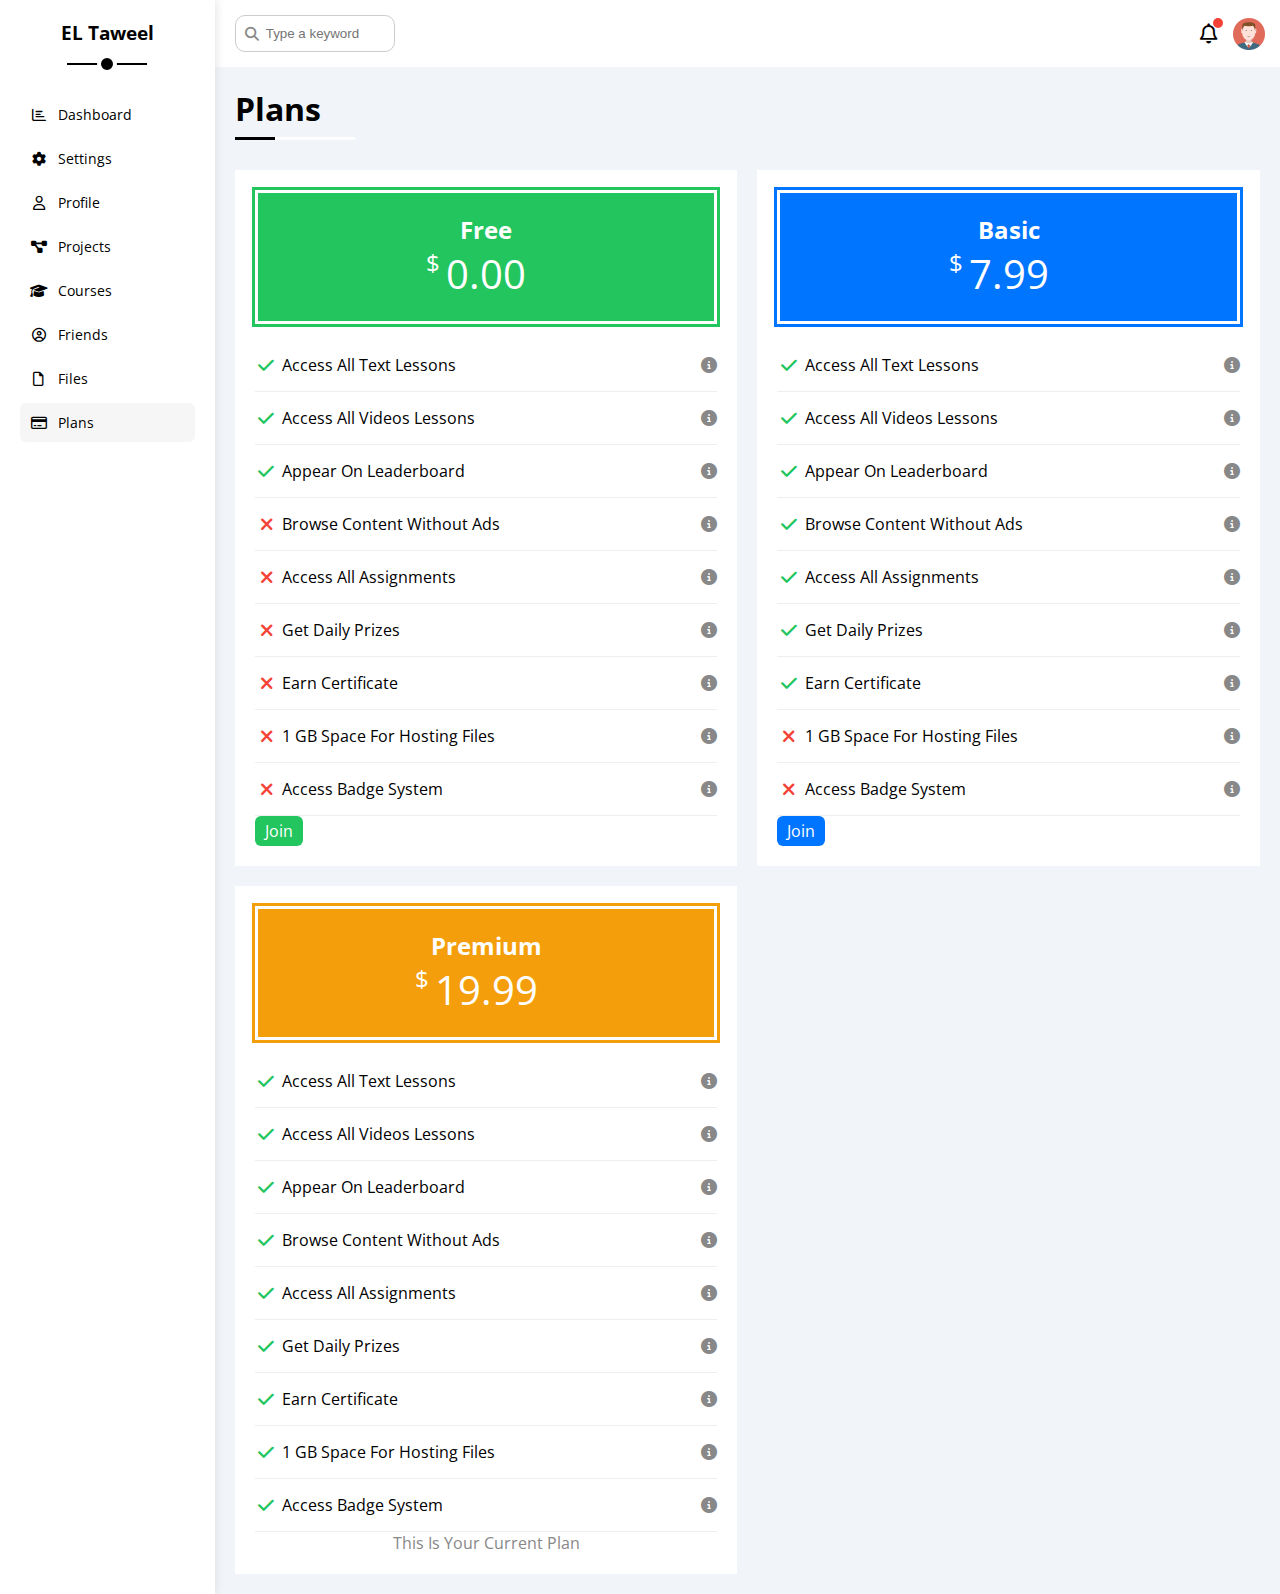
<file: plans.html>
<!DOCTYPE html>
<html lang="en">
<head>
    <meta charset="UTF-8">
    <meta name="viewport" content="width=device-width, initial-scale=1.0">
    <title>Plans</title>
    <link rel="stylesheet" href="css/all.min.css" />
    <link rel="stylesheet" href="css/framework.css" />
    <link rel="stylesheet" href="css/temp.css" />
    <link rel="preconnect" href="https://fonts.googleapis.com" />
    <link rel="preconnect" href="https://fonts.gstatic.com" crossorigin />
    <link href="https://fonts.googleapis.com/css2?family=Open+Sans:wght@300;500&display=swap" rel=
        "stylesheet" />
</head>
<body>
    <div class="page d-flex">
        <div class="sidebar bg-white p-20 p-relative">
            <h3 class="p-relative txt-c mt-0">EL Taweel</h3>
            <ul>
                <li>
                    <a class="d-flex align-c fs-14 c-black rad-6 p-10" href="index.html">
                        <i class="fa-regular fa-chart-bar fa-fw"></i>
                        <span>Dashboard</span>
                    </a>
                </li>
                <li>
                    <a class="d-flex align-c fs-14 c-black rad-6 p-10" href="settings.html">
                        <i class="fa-solid fa-gear fa-fw"></i>
                        <span>Settings</span>
                    </a>
                </li>
                <li>
                    <a class="d-flex align-c fs-14 c-black rad-6 p-10" href="profile.html">
                        <i class="fa-regular fa-user fa-fw"></i>
                        <span>Profile</span>
                    </a>
                </li>
                <li>
                    <a class="d-flex align-c fs-14 c-black rad-6 p-10" href="projects.html">
                        <i class="fa-solid fa-diagram-project fa-fw"></i>
                        <span>Projects</span>
                    </a>
                </li>
                <li>
                    <a class="d-flex align-c fs-14 c-black rad-6 p-10" href="courses.html">
                        <i class="fa-solid fa-graduation-cap fa-fw"></i>
                        <span>Courses</span>
                    </a>
                </li>
                <li>
                    <a class="d-flex align-c fs-14 c-black rad-6 p-10" href="friends.html">
                        <i class="fa-regular fa-circle-user fa-fw"></i>
                        <span>Friends</span>
                    </a>
                </li>
                <li>
                    <a class="d-flex align-c fs-14 c-black rad-6 p-10" href="files.html">
                        <i class="fa-regular fa-file fa-fw"></i>
                        <span>Files</span>
                    </a>
                </li>
                <li>
                    <a class="active d-flex align-c fs-14 c-black rad-6 p-10" href="plans.html">
                        <i class="fa-regular fa-credit-card fa-fw"></i>
                        <span>Plans</span>
                    </a>
                </li>
            </ul>
        </div>
        <div class="content w-full">
            <!-- start header -->
            <header class="bg-white p-15 bet-flex">
                <div class="search p-relative">
                    <input class="p-10 rad-10" type="search" placeholder="Type a keyword" />
                </div>
                <div class="icons d-flex align-c">
                    <span class="notification p-relative">
                        <i class="fa-regular fa-bell fa-lg"></i>
                    </span>
                    <img src="images/avatar.png" alt="" />
                </div>
            </header>
            <!-- end header -->
            <h1 class="p-relative">Plans</h1>
            <div class="plans-page m-20 d-grid gap-20">
                <div class="plan green bg-white p-20">
                    <div class="top bg-green txt-c p-20">
                      <h2 class="m-0 c-white">Free</h2>
                      <div class="price c-white"><span>$</span>0.00</div>
                    </div>
                    <ul>
                        <li>
                            <i class="fa-solid fa-check fa-fw yes"></i>
                            <span>Access All Text Lessons</span>
                            <i class="fa-solid fa-circle-info help"></i>
                        </li>
                        <li>
                            <i class="fa-solid fa-check fa-fw yes"></i>
                            <span>Access All Videos Lessons</span>
                            <i class="fa-solid fa-circle-info help"></i>
                        </li>
                        <li>
                            <i class="fa-solid fa-check fa-fw yes"></i>
                            <span>Appear On Leaderboard</span>
                            <i class="fa-solid fa-circle-info help"></i>
                        </li>
                        <li>
                            <i class="fa-solid fa-xmark fa-fw"></i>
                            <span>Browse Content Without Ads</span>
                            <i class="fa-solid fa-circle-info help"></i>
                        </li>
                        <li>
                            <i class="fa-solid fa-xmark fa-fw"></i>
                            <span>Access All Assignments</span>
                            <i class="fa-solid fa-circle-info help"></i>
                        </li>
                        <li>
                            <i class="fa-solid fa-xmark fa-fw"></i>
                            <span>Get Daily Prizes</span>
                            <i class="fa-solid fa-circle-info help"></i>
                        </li>
                        <li>
                            <i class="fa-solid fa-xmark fa-fw"></i>
                            <span>Earn Certificate</span>
                            <i class="fa-solid fa-circle-info help"></i>
                        </li>
                        <li>
                            <i class="fa-solid fa-xmark fa-fw"></i>
                            <span>1 GB Space For Hosting Files</span>
                            <i class="fa-solid fa-circle-info help"></i>
                        </li>
                        <li>
                            <i class="fa-solid fa-xmark fa-fw"></i>
                            <span>Access Badge System</span>
                            <i class="fa-solid fa-circle-info help"></i>
                        </li>
                    </ul>
                    <a href="#" class="but-shape bg-green c-white d-block w-fit">Join</a>
                </div>
                <div class="plan blue bg-white p-20">
                    <div class="top bg-blue txt-c p-20">
                        <h2 class="m-0 c-white">Basic</h2>
                        <div class="price c-white"><span>$</span>7.99</div>
                    </div>
                    <ul>
                        <li>
                            <i class="fa-solid fa-check fa-fw yes"></i>
                            <span>Access All Text Lessons</span>
                            <i class="fa-solid fa-circle-info help"></i>
                        </li>
                        <li>
                            <i class="fa-solid fa-check fa-fw yes"></i>
                            <span>Access All Videos Lessons</span>
                            <i class="fa-solid fa-circle-info help"></i>
                        </li>
                        <li>
                            <i class="fa-solid fa-check fa-fw yes"></i>
                            <span>Appear On Leaderboard</span>
                            <i class="fa-solid fa-circle-info help"></i>
                        </li>
                        <li>
                            <i class="fa-solid fa-check fa-fw yes"></i>
                            <span>Browse Content Without Ads</span>
                            <i class="fa-solid fa-circle-info help"></i>
                        </li>
                        <li>
                            <i class="fa-solid fa-check fa-fw yes"></i>
                            <span>Access All Assignments</span>
                            <i class="fa-solid fa-circle-info help"></i>
                        </li>
                        <li>
                            <i class="fa-solid fa-check fa-fw yes"></i>
                            <span>Get Daily Prizes</span>
                            <i class="fa-solid fa-circle-info help"></i>
                        </li>
                        <li>
                            <i class="fa-solid fa-check fa-fw yes"></i>
                            <span>Earn Certificate</span>
                            <i class="fa-solid fa-circle-info help"></i>
                        </li>
                        <li>
                            <i class="fa-solid fa-xmark fa-fw"></i>
                            <span>1 GB Space For Hosting Files</span>
                            <i class="fa-solid fa-circle-info help"></i>
                        </li>
                        <li>
                            <i class="fa-solid fa-xmark fa-fw"></i>
                            <span>Access Badge System</span>
                            <i class="fa-solid fa-circle-info help"></i>
                        </li>
                    </ul>
                    <a href="#" class="but-shape bg-blue c-white d-block w-fit">Join</a>
                </div>
                <div class="plan orange bg-white p-20">
                    <div class="top bg-orange txt-c p-20">
                        <h2 class="m-0 c-white">Premium</h2>
                        <div class="price c-white"><span>$</span>19.99</div>
                    </div>
                    <ul>
                        <li>
                            <i class="fa-solid fa-check fa-fw yes"></i>
                            <span>Access All Text Lessons</span>
                            <i class="fa-solid fa-circle-info help"></i>
                        </li>
                        <li>
                            <i class="fa-solid fa-check fa-fw yes"></i>
                            <span>Access All Videos Lessons</span>
                            <i class="fa-solid fa-circle-info help"></i>
                        </li>
                        <li>
                            <i class="fa-solid fa-check fa-fw yes"></i>
                            <span>Appear On Leaderboard</span>
                            <i class="fa-solid fa-circle-info help"></i>
                        </li>
                        <li>
                            <i class="fa-solid fa-check fa-fw yes"></i>
                            <span>Browse Content Without Ads</span>
                            <i class="fa-solid fa-circle-info help"></i>
                        </li>
                        <li>
                            <i class="fa-solid fa-check fa-fw yes"></i>
                            <span>Access All Assignments</span>
                        <i class="fa-solid fa-circle-info help"></i>
                        </li>
                        <li>
                            <i class="fa-solid fa-check fa-fw yes"></i>
                            <span>Get Daily Prizes</span>
                            <i class="fa-solid fa-circle-info help"></i>
                        </li>
                        <li>
                            <i class="fa-solid fa-check fa-fw yes"></i>
                            <span>Earn Certificate</span>
                            <i class="fa-solid fa-circle-info help"></i>
                        </li>
                        <li>
                            <i class="fa-solid fa-check fa-fw yes"></i>
                            <span>1 GB Space For Hosting Files</span>
                            <i class="fa-solid fa-circle-info help"></i>
                        </li>
                        <li>
                            <i class="fa-solid fa-check fa-fw yes"></i>
                            <span>Access Badge System</span>
                            <i class="fa-solid fa-circle-info help"></i>
                        </li>
                    </ul>
                    <p class="c-grey m-0 txt-c">This Is Your Current Plan</p>
                </div>
            </div>
        </div>
    </div>
</body>
</html>
</file>
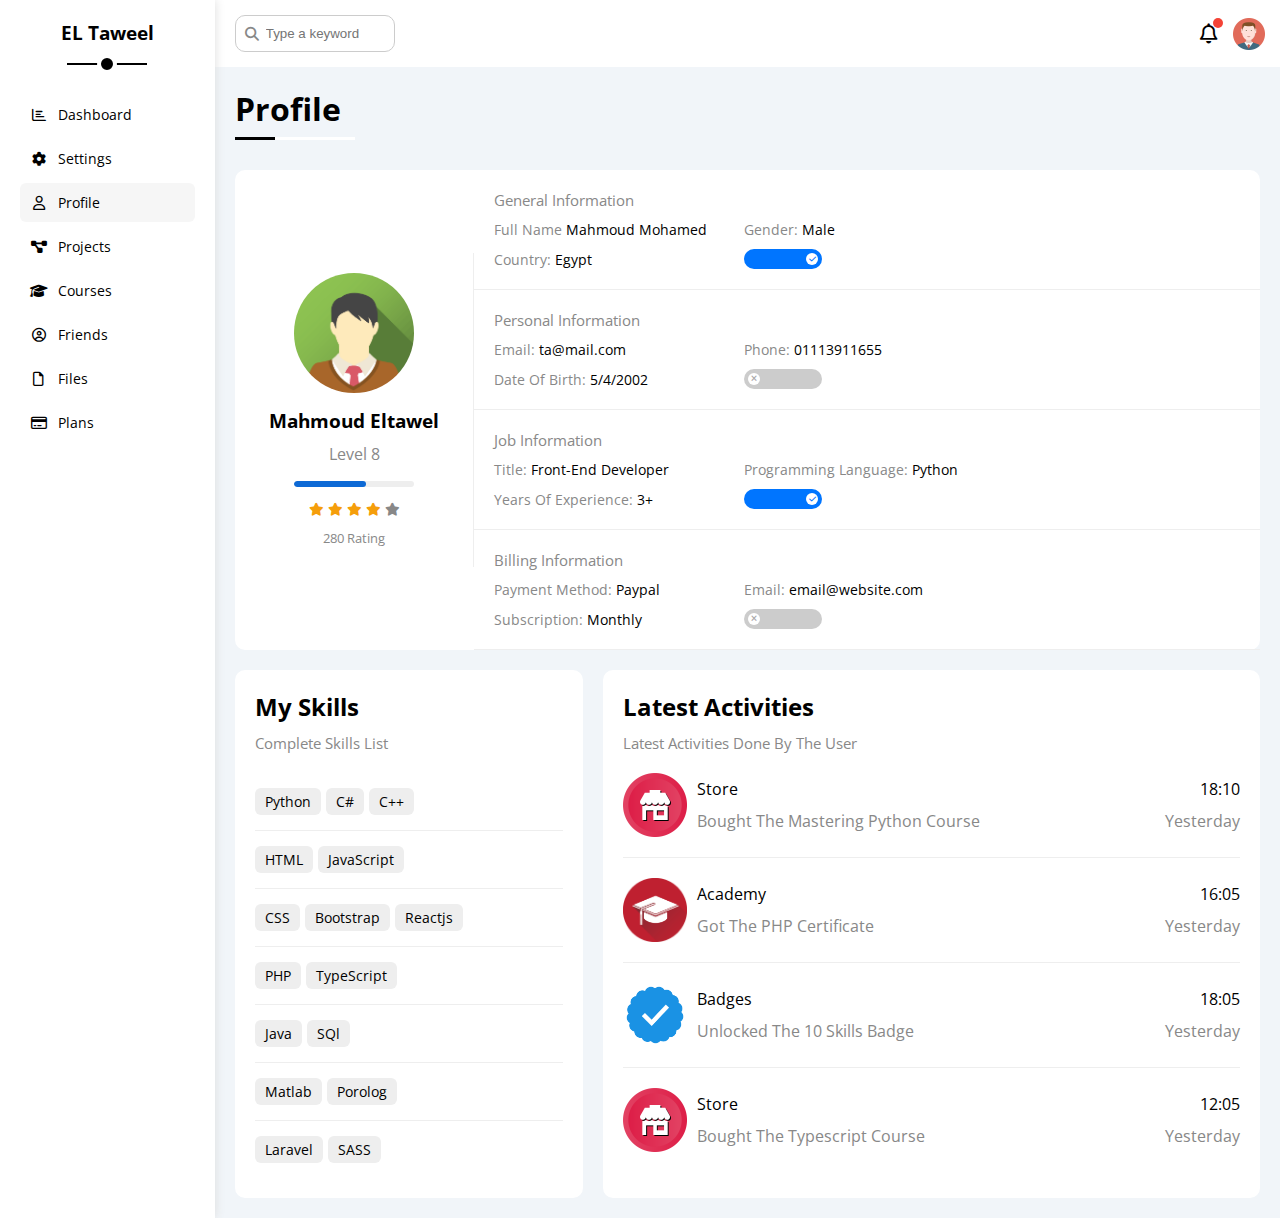
<file: profile.html>
<!DOCTYPE html>
<html lang="en">
<head>
    <meta charset="UTF-8">
    <meta name="viewport" content="width=device-width, initial-scale=1.0">
    <title>Profile</title>
    <link rel="stylesheet" href="css/all.min.css" />
    <link rel="stylesheet" href="css/framework.css" />
    <link rel="stylesheet" href="css/temp.css" />
    <link rel="preconnect" href="https://fonts.googleapis.com" />
    <link rel="preconnect" href="https://fonts.gstatic.com" crossorigin />
    <link href="https://fonts.googleapis.com/css2?family=Open+Sans:wght@300;500&display=swap" rel=
        "stylesheet" />
</head>
<body>
    <div class="page d-flex">
        <div class="sidebar bg-white p-20 p-relative">
            <h3 class="p-relative txt-c mt-0">EL Taweel</h3>
            <ul>
                <li>
                    <a class="d-flex align-c fs-14 c-black rad-6 p-10" href="index.html">
                        <i class="fa-regular fa-chart-bar fa-fw"></i>
                        <span>Dashboard</span>
                    </a>
                </li>
                <li>
                    <a class="d-flex align-c fs-14 c-black rad-6 p-10" href="settings.html">
                        <i class="fa-solid fa-gear fa-fw"></i>
                        <span>Settings</span>
                    </a>
                </li>
                <li>
                    <a class="active d-flex align-c fs-14 c-black rad-6 p-10" href="profile.html">
                        <i class="fa-regular fa-user fa-fw"></i>
                        <span>Profile</span>
                    </a>
                </li>
                <li>
                    <a class="d-flex align-c fs-14 c-black rad-6 p-10" href="projects.html">
                        <i class="fa-solid fa-diagram-project fa-fw"></i>
                        <span>Projects</span>
                    </a>
                </li>
                <li>
                    <a class="d-flex align-c fs-14 c-black rad-6 p-10" href="courses.html">
                        <i class="fa-solid fa-graduation-cap fa-fw"></i>
                        <span>Courses</span>
                    </a>
                </li>
                <li>
                    <a class="d-flex align-c fs-14 c-black rad-6 p-10" href="friends.html">
                        <i class="fa-regular fa-circle-user fa-fw"></i>
                        <span>Friends</span>
                    </a>
                </li>
                <li>
                    <a class="d-flex align-c fs-14 c-black rad-6 p-10" href="files.html">
                        <i class="fa-regular fa-file fa-fw"></i>
                        <span>Files</span>
                    </a>
                </li>
                <li>
                    <a class="d-flex align-c fs-14 c-black rad-6 p-10" href="plans.html">
                        <i class="fa-regular fa-credit-card fa-fw"></i>
                        <span>Plans</span>
                    </a>
                </li>
            </ul>
        </div>
        <div class="content w-full">
            <!-- start header -->
            <header class="bg-white p-15 bet-flex">
                <div class="search p-relative">
                    <input class="p-10 rad-10" type="search" placeholder="Type a keyword" />
                </div>
                <div class="icons d-flex align-c">
                    <span class="notification p-relative">
                        <i class="fa-regular fa-bell fa-lg"></i>
                    </span>
                    <img src="images/avatar.png" alt="" />
                </div>
            </header>
            <!-- end header -->
            <h1 class="p-relative">Profile</h1>
            <div class="profile-page m-20">
                <!-- start overview -->
                <div class="overview d-flex align-c bg-white rad-10">
                    <div class="avatar txt-c p-20">
                        <img class="mb-10 rad-half" src="images/team-03.png" alt="" />
                        <h3 class="m-0">Mahmoud Eltawel</h3>
                        <p class="mt-10 c-grey">Level 8</p>
                        <div class="level rad-6 bg-eee p-relative">
                            <span style="width: 60%"></span>
                        </div>
                        <div class="rating mt-10 mb-10">
                            <i class="fa-solid fa-star c-orange fs-13"></i>
                            <i class="fa-solid fa-star c-orange fs-13"></i>
                            <i class="fa-solid fa-star c-orange fs-13"></i>
                            <i class="fa-solid fa-star c-orange fs-13"></i>
                            <i class="fa-solid fa-star c-grey fs-13"></i>
                        </div>
                        <p class="c-grey fs-13 m-0">280 Rating</p>
                    </div>
                    <div class="info w-full txt-c-mob">
                        <!-- start information row -->
                        <div class="box p-20 d-flex align-c fs-14">
                            <h4 class="c-grey fs-15 m-0 w-full">General Information</h4>
                            <div>
                                <span class="c-grey">Full Name</span>
                                <span>Mahmoud Mohamed</span>
                            </div>
                            <div>
                                <span class="c-grey">Gender:</span>
                                <span>Male</span>
                            </div>
                            <div>
                                <span class="c-grey">Country:</span>
                                <span>Egypt</span>
                            </div>
                            <div>
                                <label>
                                    <input class="toggle-check" type="checkbox" checked />
                                    <div class="toggle-switch"></div>
                                </label>
                            </div>
                        </div>
                        <!-- end information row -->
                        <!-- start information row -->
                        <div class="box p-20 d-flex align-c fs-14">
                            <h4 class="c-grey w-full fs-15 m-0">Personal Information</h4>
                            <div class>
                                <span class="c-grey">Email:</span>
                                <span>ta@mail.com</span>
                            </div>
                            <div>
                                <span class="c-grey">Phone:</span>
                                <span>01113911655</span>
                            </div>
                            <div>
                                <span class="c-grey">Date Of Birth:</span>
                                <span>5/4/2002</span>
                            </div>
                            <div>
                                <label>
                                    <input class="toggle-check" type="checkbox"/>
                                    <div class="toggle-switch"></div>
                                </label>
                            </div>
                        </div>
                        <!-- end information row -->
                        <!-- start information row -->
                        <div class="box p-20 d-flex align-c fs-14">
                            <h4 class="c-grey w-full fs-15 m-0">Job Information</h4>
                            <div>
                                <span class="c-grey">Title:</span>
                                <span>Front-End Developer</span>
                            </div>
                            <div>
                                <span class="c-grey">Programming Language:</span>
                                <span>Python</span>
                            </div>
                            <div>
                                <span class="c-grey">Years Of Experience:</span>
                                <span>3+</span>
                            </div>
                            <div>
                                <label>
                                    <input class="toggle-check" type="checkbox" checked />
                                    <div class="toggle-switch"></div>
                                </label>
                            </div>
                        </div>
                        <!-- end information row -->
                        <!-- start information row -->
                        <div class="box p-20 d-flex align-c fs-14">
                            <h4 class="c-grey w-full fs-15 m-0">Billing Information</h4>
                            <div>
                                <span class="c-grey">Payment Method:</span>
                                <span>Paypal</span>
                            </div>
                            <div>
                                <span class="c-grey">Email:</span>
                                <span>email@website.com</span>
                            </div>
                            <div>
                                <span class="c-grey">Subscription:</span>
                                <span>Monthly</span>
                            </div>
                            <div>
                                <label>
                                    <input class="toggle-check" type="checkbox" />
                                    <div class="toggle-switch"></div>
                                </label>
                            </div>
                        </div>
                        <!-- end information row -->
                    </div>
                </div>
                <!-- end overview -->
                <!-- start other data -->
                <div class="other-data d-flex gap-20">
                    <div class="skills-card p-20 bg-white rad-10 mt-20">
                        <h2 class="mt-0 mb-10">My Skills</h2>
                        <p class="mt-0 mb-20 c-grey fs-15">Complete Skills List</p>
                        <ul class="txt-c-mob">
                            <li><span>Python</span><span>C#</span><span>C++</span></li>
                            <li><span>HTML</span><span>JavaScript</span></li>
                            <li><span>CSS</span><span>Bootstrap</span><span>Reactjs</span></li>
                            <li><span>PHP</span><span>TypeScript</span></li>
                            <li><span>Java</span><span>SQl</span></li>
                            <li><span>Matlab</span><span>Porolog</span></li>
                            <li><span>Laravel</span><span>SASS</span></li>
                        </ul>
                    </div>
                    <div class="activites p-20 bg-white rad-10 mt-20">
                        <h2 class="mt-0 mb-10">Latest Activities</h2>
                        <p class="mt-0 mb-20 c-grey fs-15">Latest Activities Done By The User</p>
                        <div class="activity d-flex align-c txt-c-mob">
                            <img src="images/activity-01.png" alt="" />
                            <div class="info">
                                <span class="d-block mb-10">Store</span>
                                <span class="c-grey">Bought The Mastering Python Course</span>
                            </div>
                            <div class="date">
                                <span class="d-block mb-10">18:10</span>
                                <span class="c-grey">Yesterday</span>
                            </div>
                        </div>
                        <div class="activity d-flex align-c txt-c-mob">
                            <img src="images/activity-02.png" alt="" />
                            <div class="info">
                                <span class="d-block mb-10">Academy</span>
                                <span class="c-grey">Got The PHP Certificate</span>
                            </div>
                            <div class="date">
                                <span class="d-block mb-10">16:05</span>
                                <span class="c-grey">Yesterday</span>
                            </div>
                        </div>
                        <div class="activity d-flex align-c txt-c-mob">
                            <img src="images/activity-03.png" alt="" />
                            <div class="info">
                                <span class="d-block mb-10">Badges</span>
                                <span class="c-grey">Unlocked The 10 Skills Badge</span>
                            </div>
                            <div class="date">
                                <span class="d-block mb-10">18:05</span>
                                <span class="c-grey">Yesterday</span>
                            </div>
                        </div>
                        <div class="activity d-flex align-c txt-c-mob">
                            <img src="images/activity-01.png" alt="" />
                            <div class="info">
                                <span class="d-block mb-10">Store</span>
                                <span class="c-grey">Bought The Typescript Course</span>
                            </div>
                            <div class="date">
                                <span class="d-block mb-10">12:05</span>
                                <span class="c-grey">Yesterday</span>
                            </div>
                        </div>
                    </div>
                </div>
                <!-- end other data -->
            </div>
        </div>
    </div>
</body>
</html>
</file>
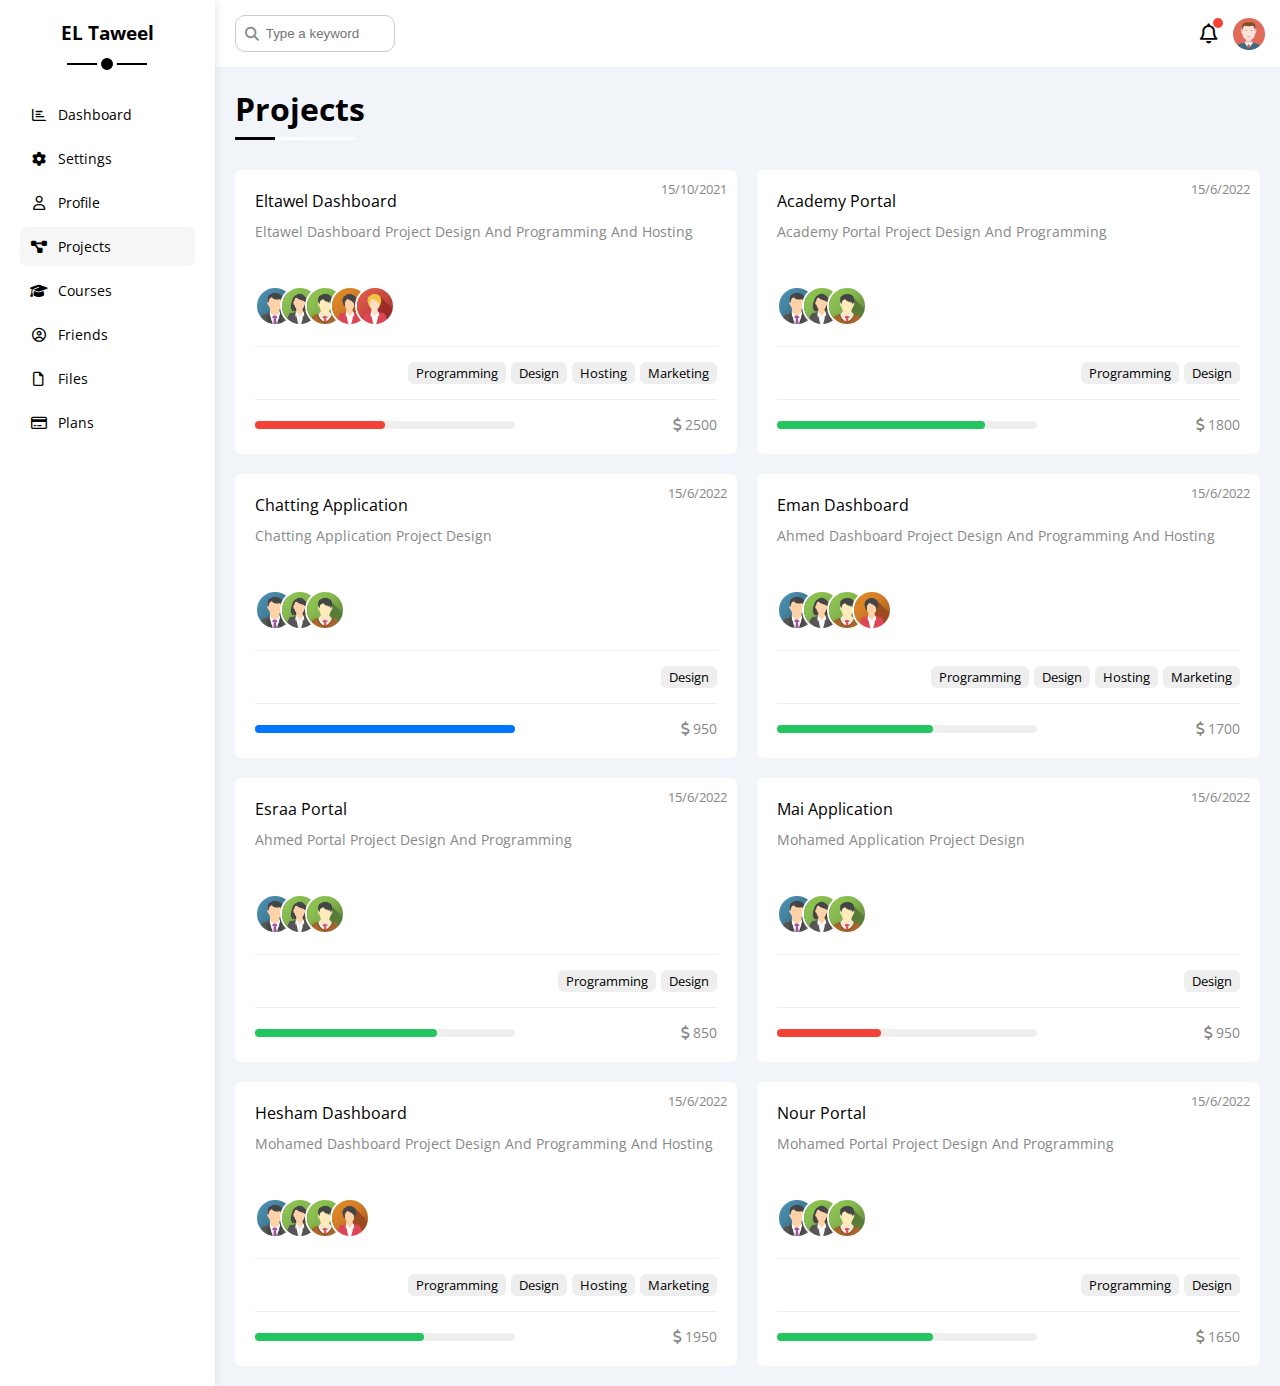
<file: projects.html>
<!DOCTYPE html>
<html lang="en">
<head>
    <meta charset="UTF-8">
    <meta name="viewport" content="width=device-width, initial-scale=1.0">
    <title>Projects</title>
    <link rel="stylesheet" href="css/all.min.css" />
    <link rel="stylesheet" href="css/framework.css" />
    <link rel="stylesheet" href="css/temp.css" />
    <link rel="preconnect" href="https://fonts.googleapis.com" />
    <link rel="preconnect" href="https://fonts.gstatic.com" crossorigin />
    <link href="https://fonts.googleapis.com/css2?family=Open+Sans:wght@300;500&display=swap" rel=
        "stylesheet" />
</head>
<body>
    <div class="page d-flex">
        <div class="sidebar bg-white p-20 p-relative">
            <h3 class="p-relative txt-c mt-0">EL Taweel</h3>
            <ul>
                <li>
                    <a class="d-flex align-c fs-14 c-black rad-6 p-10" href="index.html">
                        <i class="fa-regular fa-chart-bar fa-fw"></i>
                        <span>Dashboard</span>
                    </a>
                </li>
                <li>
                    <a class="d-flex align-c fs-14 c-black rad-6 p-10" href="settings.html">
                        <i class="fa-solid fa-gear fa-fw"></i>
                        <span>Settings</span>
                    </a>
                </li>
                <li>
                    <a class="d-flex align-c fs-14 c-black rad-6 p-10" href="profile.html">
                        <i class="fa-regular fa-user fa-fw"></i>
                        <span>Profile</span>
                    </a>
                </li>
                <li>
                    <a class="active d-flex align-c fs-14 c-black rad-6 p-10" href="projects.html">
                        <i class="fa-solid fa-diagram-project fa-fw"></i>
                        <span>Projects</span>
                    </a>
                </li>
                <li>
                    <a class="d-flex align-c fs-14 c-black rad-6 p-10" href="courses.html">
                        <i class="fa-solid fa-graduation-cap fa-fw"></i>
                        <span>Courses</span>
                    </a>
                </li>
                <li>
                    <a class="d-flex align-c fs-14 c-black rad-6 p-10" href="friends.html">
                        <i class="fa-regular fa-circle-user fa-fw"></i>
                        <span>Friends</span>
                    </a>
                </li>
                <li>
                    <a class="d-flex align-c fs-14 c-black rad-6 p-10" href="files.html">
                        <i class="fa-regular fa-file fa-fw"></i>
                        <span>Files</span>
                    </a>
                </li>
                <li>
                    <a class="d-flex align-c fs-14 c-black rad-6 p-10" href="plans.html">
                        <i class="fa-regular fa-credit-card fa-fw"></i>
                        <span>Plans</span>
                    </a>
                </li>
            </ul>
        </div>
        <div class="content w-full">
            <!-- start header -->
            <header class="bg-white p-15 bet-flex">
                <div class="search p-relative">
                    <input class="p-10 rad-10" type="search" placeholder="Type a keyword" />
                </div>
                <div class="icons d-flex align-c">
                    <span class="notification p-relative">
                        <i class="fa-regular fa-bell fa-lg"></i>
                    </span>
                    <img src="images/avatar.png" alt="" />
                </div>
            </header>
            <!-- end header -->
            <h1 class="p-relative">Projects</h1>
            <div class="projects-page m-20 d-grid gap-20">
                <div class="project p-20 p-relative bg-white rad-6">
                    <span class="date fs-13 c-grey">15/10/2021</span>
                    <h4 class="m-0">Eltawel Dashboard</h4>
                    <p class="c-grey mt-10 mb-10 fs-14">Eltawel Dashboard Project Design And 
                        Programming And Hosting</p>
                    <div class="team">
                        <a href="#"><img src="images/team-01.png" alt="" /></a>
                        <a href="#"><img src="images/team-02.png" alt="" /></a>
                        <a href="#"><img src="images/team-03.png" alt="" /></a>
                        <a href="#"><img src="images/team-04.png" alt="" /></a>
                        <a href="#"><img src="images/team-05.png" alt="" /></a>
                    </div>
                    <div class="do d-flex">
                        <span class="fs-13 rad-6 bg-eee">Programming</span>
                        <span class="fs-13 rad-6 bg-eee">Design</span>
                        <span class="fs-13 rad-6 bg-eee">Hosting</span>
                        <span class="fs-13 rad-6 bg-eee">Marketing</span>
                    </div>
                    <div class="info bet-flex">
                        <div class="prog bg-eee">
                            <span class="bg-red" style="width: 50%"></span>
                        </div>
                        <div class="fs-14 c-grey">
                            <i class="fa-solid fa-dollar-sign"></i>
                            2500
                        </div>
                    </div>
                </div>
                <div class="project bg-white p-20 rad-6 p-relative">
                    <span class="date fs-13 c-grey">15/6/2022</span>
                    <h4 class="m-0">Academy Portal</h4>
                    <p class="c-grey mt-10 mb-10 fs-14">Academy Portal Project Design And Programming</p>
                    <div class="team">
                        <a href="#"><img src="images/team-01.png" alt="" /></a>
                        <a href="#"><img src="images/team-02.png" alt="" /></a>
                        <a href="#"><img src="images/team-03.png" alt="" /></a>
                    </div>
                    <div class="do d-flex">
                        <span class="fs-13 rad-6 bg-eee">Programming</span>
                        <span class="fs-13 rad-6 bg-eee">Design</span>
                    </div>
                    <div class="info bet-flex">
                        <div class="prog bg-eee">
                            <span class="bg-green" style="width: 80%"></span>
                        </div>
                        <div class="fs-14 c-grey">
                            <i class="fa-solid fa-dollar-sign"></i>
                            1800
                        </div>
                    </div>
                </div>
                <div class="project bg-white p-20 rad-6 p-relative">
                    <span class="date fs-13 c-grey">15/6/2022</span>
                    <h4 class="m-0">Chatting Application</h4>
                    <p class="c-grey mt-10 mb-10 fs-14">Chatting Application Project Design</p>
                    <div class="team">
                        <a href="#"><img src="images/team-01.png" alt="" /></a>
                        <a href="#"><img src="images/team-02.png" alt="" /></a>
                        <a href="#"><img src="images/team-03.png" alt="" /></a>
                    </div>
                    <div class="do d-flex">
                        <span class="fs-13 rad-6 bg-eee">Design</span>
                    </div>
                    <div class="info bet-flex">
                        <div class="prog bg-eee">
                            <span class="bg-blue" style="width: 100%"></span>
                        </div>
                        <div class="fs-14 c-grey">
                            <i class="fa-solid fa-dollar-sign"></i>
                            950
                        </div>
                    </div>
                </div>
                <div class="project bg-white p-20 rad-6 p-relative">
                    <span class="date fs-13 c-grey">15/6/2022</span>
                    <h4 class="m-0">Eman Dashboard</h4>
                    <p class="c-grey mt-10 mb-10 fs-14">Ahmed Dashboard Project Design And Programming And Hosting</p>
                    <div class="team">
                        <a href="#"><img src="images/team-01.png" alt="" /></a>
                        <a href="#"><img src="images/team-02.png" alt="" /></a>
                        <a href="#"><img src="images/team-03.png" alt="" /></a>
                        <a href="#"><img src="images/team-04.png" alt="" /></a>
                    </div>
                    <div class="do d-flex">
                        <span class="fs-13 rad-6 bg-eee">Programming</span>
                        <span class="fs-13 rad-6 bg-eee">Design</span>
                        <span class="fs-13 rad-6 bg-eee">Hosting</span>
                        <span class="fs-13 rad-6 bg-eee">Marketing</span>
                    </div>
                    <div class="info bet-flex">
                        <div class="prog bg-eee">
                            <span class="bg-green" style="width: 60%"></span>
                        </div>
                        <div class="fs-14 c-grey">
                            <i class="fa-solid fa-dollar-sign"></i>
                            1700
                        </div>
                    </div>
                </div>
                <div class="project bg-white p-20 rad-6 p-relative">
                    <span class="date fs-13 c-grey">15/6/2022</span>
                    <h4 class="m-0">Esraa Portal</h4>
                    <p class="c-grey mt-10 mb-10 fs-14">Ahmed Portal Project Design And Programming</p>
                    <div class="team">
                        <a href="#"><img src="images/team-01.png" alt="" /></a>
                        <a href="#"><img src="images/team-02.png" alt="" /></a>
                        <a href="#"><img src="images/team-03.png" alt="" /></a>
                    </div>
                    <div class="do d-flex">
                        <span class="fs-13 rad-6 bg-eee">Programming</span>
                        <span class="fs-13 rad-6 bg-eee">Design</span>
                    </div>
                    <div class="info bet-flex">
                        <div class="prog bg-eee">
                            <span class="bg-green" style="width: 70%"></span>
                        </div>
                        <div class="fs-14 c-grey">
                            <i class="fa-solid fa-dollar-sign"></i>
                            850
                        </div>
                    </div>
                </div>
                <div class="project bg-white p-20 rad-6 p-relative">
                    <span class="date fs-13 c-grey">15/6/2022</span>
                    <h4 class="m-0">Mai Application</h4>
                    <p class="c-grey mt-10 mb-10 fs-14">Mohamed Application Project Design</p>
                    <div class="team">
                        <a href="#"><img src="images/team-01.png" alt="" /></a>
                        <a href="#"><img src="images/team-02.png" alt="" /></a>
                        <a href="#"><img src="images/team-03.png" alt="" /></a>
                    </div>
                    <div class="do d-flex">
                        <span class="fs-13 rad-6 bg-eee">Design</span>
                    </div>
                    <div class="info bet-flex">
                        <div class="prog bg-eee">
                            <span class="bg-red" style="width: 40%"></span>
                        </div>
                        <div class="fs-14 c-grey">
                            <i class="fa-solid fa-dollar-sign"></i>
                            950
                        </div>
                    </div>
                </div>
                <div class="project bg-white p-20 rad-6 p-relative">
                    <span class="date fs-13 c-grey">15/6/2022</span>
                    <h4 class="m-0">Hesham Dashboard</h4>
                    <p class="c-grey mt-10 mb-10 fs-14">Mohamed Dashboard Project Design And Programming And Hosting</p>
                    <div class="team">
                        <a href="#"><img src="images/team-01.png" alt="" /></a>
                        <a href="#"><img src="images/team-02.png" alt="" /></a>
                        <a href="#"><img src="images/team-03.png" alt="" /></a>
                        <a href="#"><img src="images/team-04.png" alt="" /></a>
                    </div>
                    <div class="do d-flex">
                        <span class="fs-13 rad-6 bg-eee">Programming</span>
                        <span class="fs-13 rad-6 bg-eee">Design</span>
                        <span class="fs-13 rad-6 bg-eee">Hosting</span>
                        <span class="fs-13 rad-6 bg-eee">Marketing</span>
                    </div>
                    <div class="info bet-flex">
                        <div class="prog bg-eee">
                            <span class="bg-green" style="width: 65%"></span>
                        </div>
                        <div class="fs-14 c-grey">
                            <i class="fa-solid fa-dollar-sign"></i>
                            1950
                        </div>
                    </div>
                </div>
                <div class="project bg-white p-20 rad-6 p-relative">
                    <span class="date fs-13 c-grey">15/6/2022</span>
                    <h4 class="m-0">Nour Portal</h4>
                    <p class="c-grey mt-10 mb-10 fs-14">Mohamed Portal Project Design And Programming</p>
                    <div class="team">
                        <a href="#"><img src="images/team-01.png" alt="" /></a>
                        <a href="#"><img src="images/team-02.png" alt="" /></a>
                        <a href="#"><img src="images/team-03.png" alt="" /></a>
                    </div>
                    <div class="do d-flex">
                        <span class="fs-13 rad-6 bg-eee">Programming</span>
                        <span class="fs-13 rad-6 bg-eee">Design</span>
                    </div>
                    <div class="info bet-flex">
                        <div class="prog bg-eee">
                            <span class="bg-green" style="width: 60%"></span>
                        </div>
                        <div class="fs-14 c-grey">
                            <i class="fa-solid fa-dollar-sign"></i>
                            1650
                        </div>
                    </div>
                </div>
            </div>
        </div>
    </div>
</body>
</html>
</file>
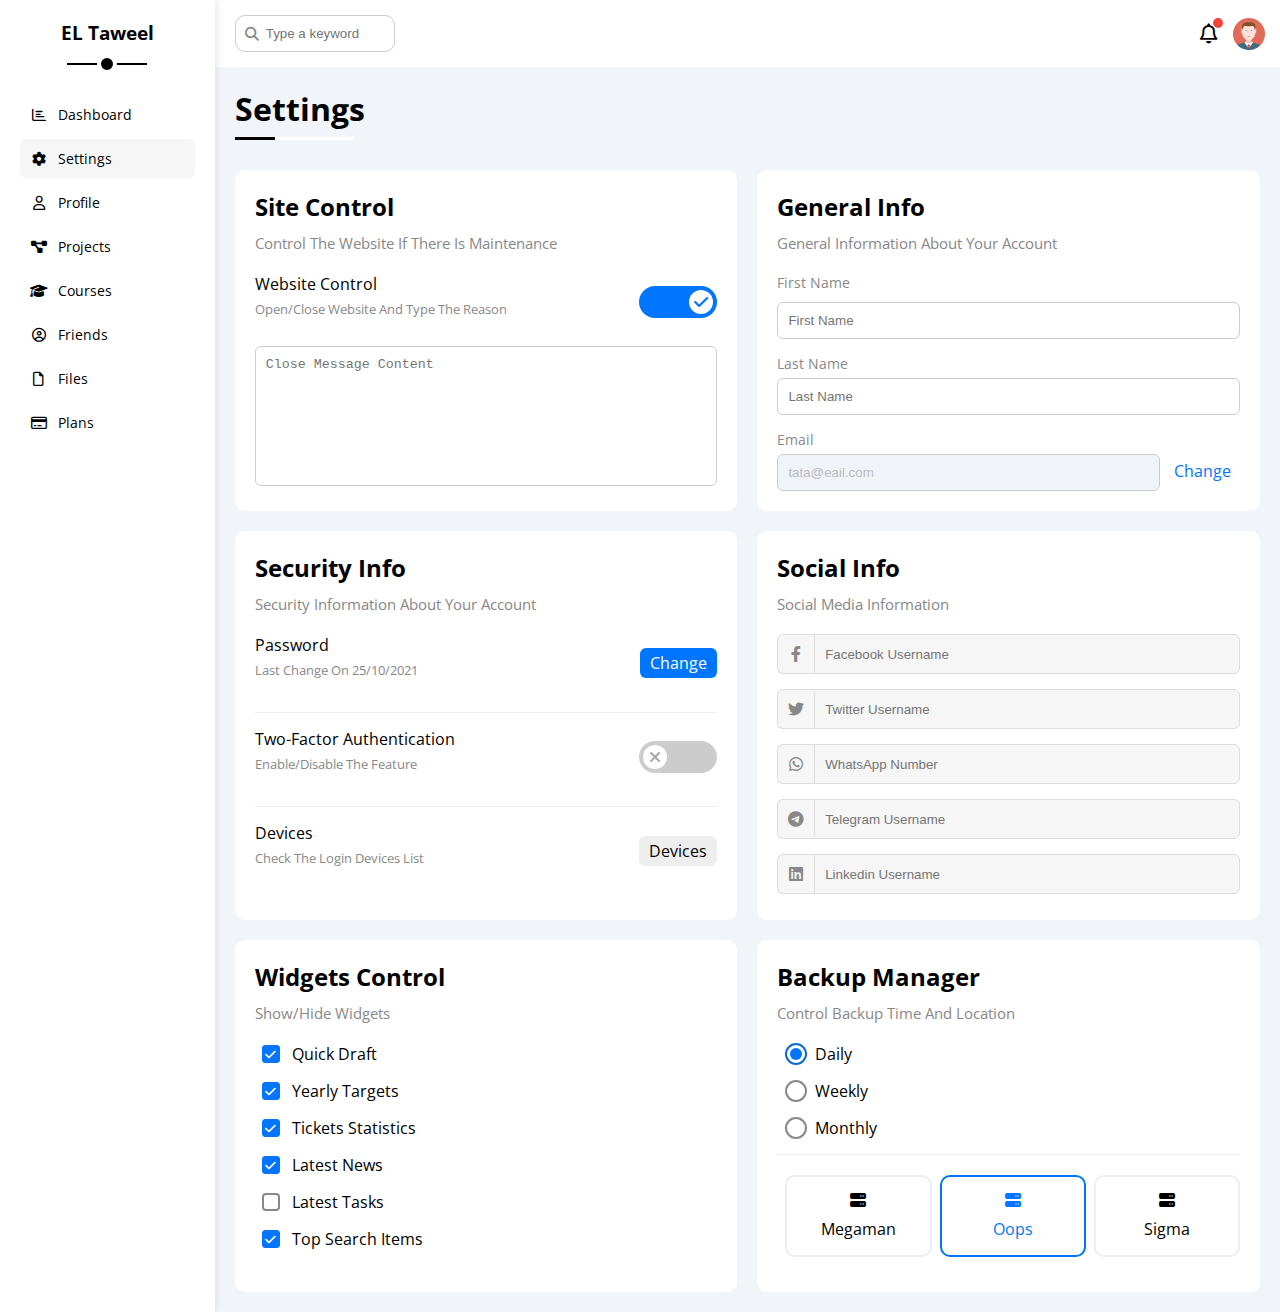
<file: settings.html>
<!DOCTYPE html>
<html lang="en">
<head>
    <meta charset="UTF-8">
    <meta name="viewport" content="width=device-width, initial-scale=1.0">
    <title>Settings</title>
    <link rel="stylesheet" href="css/all.min.css" />
    <link rel="stylesheet" href="css/framework.css" />
    <link rel="stylesheet" href="css/temp.css" />
    <link rel="preconnect" href="https://fonts.googleapis.com" />
    <link rel="preconnect" href="https://fonts.gstatic.com" crossorigin />
    <link href="https://fonts.googleapis.com/css2?family=Open+Sans:wght@300;500&display=swap" rel=
        "stylesheet" />
</head>
<body>
    <div class="page d-flex">
        <div class="sidebar bg-white p-20 p-relative">
            <h3 class="p-relative txt-c mt-0">EL Taweel</h3>
            <ul>
                <li>
                    <a class="d-flex align-c fs-14 c-black rad-6 p-10" href="index.html">
                        <i class="fa-regular fa-chart-bar fa-fw"></i>
                        <span>Dashboard</span>
                    </a>
                </li>
                <li>
                    <a class="active d-flex align-c fs-14 c-black rad-6 p-10" href="settings.html">
                        <i class="fa-solid fa-gear fa-fw"></i>
                        <span>Settings</span>
                    </a>
                </li>
                <li>
                    <a class="d-flex align-c fs-14 c-black rad-6 p-10" href="profile.html">
                        <i class="fa-regular fa-user fa-fw"></i>
                        <span>Profile</span>
                    </a>
                </li>
                <li>
                    <a class="d-flex align-c fs-14 c-black rad-6 p-10" href="projects.html">
                        <i class="fa-solid fa-diagram-project fa-fw"></i>
                        <span>Projects</span>
                    </a>
                </li>
                <li>
                    <a class="d-flex align-c fs-14 c-black rad-6 p-10" href="courses.html">
                        <i class="fa-solid fa-graduation-cap fa-fw"></i>
                        <span>Courses</span>
                    </a>
                </li>
                <li>
                    <a class="d-flex align-c fs-14 c-black rad-6 p-10" href="friends.html">
                        <i class="fa-regular fa-circle-user fa-fw"></i>
                        <span>Friends</span>
                    </a>
                </li>
                <li>
                    <a class="d-flex align-c fs-14 c-black rad-6 p-10" href="files.html">
                        <i class="fa-regular fa-file fa-fw"></i>
                        <span>Files</span>
                    </a>
                </li>
                <li>
                    <a class="d-flex align-c fs-14 c-black rad-6 p-10" href="plans.html">
                        <i class="fa-regular fa-credit-card fa-fw"></i>
                        <span>Plans</span>
                    </a>
                </li>
            </ul>
        </div>
        <div class="content w-full">
            <!-- start header -->
            <header class="bg-white p-15 bet-flex">
                <div class="search p-relative">
                    <input class="p-10 rad-10" type="search" placeholder="Type a keyword" />
                </div>
                <div class="icons d-flex align-c">
                    <span class="notification p-relative">
                        <i class="fa-regular fa-bell fa-lg"></i>
                    </span>
                    <img src="images/avatar.png" alt="" />
                </div>
            </header>
            <!-- end header -->
            <h1 class="p-relative">Settings</h1>
            <div class="settings-page m-20 d-grid gap-20">
                <!-- start settings box-->
                <div class="p-20 bg-white rad-10">
                    <h2 class="mt-0 mb-10">Site Control</h2>
                    <p class="mt-0 mb-20 c-grey fs-15">Control The Website If There Is Maintenance</p>
                    <div class="mb-15 bet-flex">
                        <div>
                            <span>Website Control</span>
                            <p class="c-grey mt-5 mb-0 fs-13">Open/Close Website And Type The Reason</p>
                        </div>
                        <div>
                            <label>
                                <input class="toggle-check" type="checkbox" checked />
                                <div class="toggle-switch"></div>
                            </label>
                        </div>
                    </div>
                    <textarea class="p-10 rad-6 d-block w-full" placeholder="Close Message Content"></textarea>
                  </div>
                <!-- end settings box-->
                <!-- start settings box -->
                <div class="p-20 bg-white rad-10">
                    <h2 class="mt-0 mb-10">General Info</h2>
                    <p class="mt-0 mb-20 c-grey fs-15">General Information About Your Account</p>
                    <div class="mb-15">
                        <label class="fs-14 c-grey d-block mb-10" for="first">First Name</label>
                        <input class="b-none border-ccc p-10 rad-6 d-block w-full" type="text" id="first" 
                            placeholder="First Name"/>
                    </div>
                    <div class="mb-15">
                        <label class="fs-14 c-grey d-block mb-5" for="last">Last Name</label>
                        <input class="b-none border-ccc p-10 rad-6 d-block w-full" id="last" type="text" 
                            placeholder="Last Name"/>
                    </div>
                    <div>
                        <label class="fs-14 c-grey d-block mb-5" for="email">Email</label>
                        <input class="b-none border-ccc p-10 rad-6 w-full mr-10" id="email" type="email" 
                            value="tata@eail.com" disabled/>
                        <a class="c-blue" href="#">Change</a>
                    </div>
                </div>
                <!-- end settings box-->
                <!-- start settings box -->
                <div class="p-20 bg-white rad-10">
                    <h2 class="mt-0 mb-10">Security Info</h2>
                    <p class="mt-0 mb-20 c-grey fs-15">Security Information About Your Account</p>
                    <div class="secu-box mb-15 bet-flex">
                        <div>
                            <span>Password</span>
                            <p class="c-grey mt-5 mb-0 fs-13">Last Change On 25/10/2021</p>
                        </div>
                        <a class="button bg-blue c-white but-shape" href="#">Change</a>
                    </div>
                    <div class="secu-box mb-15 bet-flex">
                        <div>
                            <span>Two-Factor Authentication</span>
                            <p class="c-grey mt-5 mb-0 fs-13">Enable/Disable The Feature</p>
                        </div>
                        <label>
                            <input class="toggle-check" type="checkbox"/>
                            <div class="toggle-switch"></div>
                        </label>
                    </div>
                    <div class="secu-box bet-flex">
                        <div>
                            <span>Devices</span>
                            <p class="c-grey mt-5 mb-0 fs-13">Check The Login Devices List</p>
                        </div>
                        <a class="bg-eee c-black but-shape" href="#">Devices</a>
                    </div>
                </div>
                <!-- end settings box-->
                <!-- start settings box -->
                <div class="social-boxes p-20 bg-white rad-10">
                    <h2 class="mt-0 mb-10">Social Info</h2>
                    <p class="mt-0 mb-20 c-grey fs-15">Social Media Information</p>
                    <div class="d-flex align-c mb-15">
                        <i class="fa-brands fa-facebook-f center-flex c-grey"></i>
                        <input class="w-full" type="text" placeholder="Facebook Username" />
                    </div>
                    <div class="d-flex align-c mb-15">
                        <i class="fa-brands fa-twitter center-flex c-grey"></i>
                        <input class="w-full" type="text" placeholder="Twitter Username" />
                    </div>
                    <div class="d-flex align-c mb-15">
                        <i class="fa-brands fa-whatsapp center-flex c-grey"></i>
                        <input class="w-full" type="text" placeholder="WhatsApp Number" />
                    </div>
                    <div class="d-flex align-c mb-15">
                        <i class="fa-brands fa-telegram center-flex c-grey"></i>
                        <input class="w-full" type="text" placeholder="Telegram Username" />
                    </div>
                    <div class="d-flex align-c">
                        <i class="fa-brands fa-linkedin center-flex c-grey"></i>
                        <input class="w-full" type="text" placeholder="Linkedin Username" />
                    </div>
                </div>
                <!-- end settings box-->
                <!-- start settings box -->
                <div class="control-box p-20 bg-white rad-10">
                    <h2 class="mt-0 mb-10">Widgets Control</h2>
                    <p class="mt-0 mb-20 c-grey fs-15">Show/Hide Widgets</p>
                    <div class="control d-flex align-c mb-15">
                        <input type="checkbox" id="one" checked />
                        <label for="one">Quick Draft</label>
                    </div>
                    <div class="control d-flex align-c mb-15">
                        <input type="checkbox" id="two" checked />
                        <label for="two">Yearly Targets</label>
                    </div>
                    <div class="control d-flex align-c mb-15">
                        <input type="checkbox" id="three" checked />
                        <label for="three">Tickets Statistics</label>
                    </div>
                    <div class="control d-flex align-c mb-15">
                        <input type="checkbox" id="four" checked />
                        <label for="four">Latest News</label>
                    </div>
                    <div class="control d-flex align-c mb-15">
                        <input type="checkbox" id="five" />
                        <label for="five">Latest Tasks</label>
                    </div>
                    <div class="control d-flex align-c mb-15">
                        <input type="checkbox" id="six" checked />
                        <label for="six">Top Search Items</label>
                    </div>
                </div>
                <!-- end settings box-->
                <!-- start settings box -->
                <div class="backup-control p-20 bg-white rad-10">
                    <h2 class="mt-0 mb-10">Backup Manager</h2>
                    <p class="mt-0 mb-20 c-grey fs-15">Control Backup Time And Location</p>
                    <div class="date d-flex align-c mb-15">
                        <input type="radio" name="time" id="daily" checked />
                        <label for="daily">Daily</label>
                    </div>
                    <div class="date d-flex align-c mb-15">
                        <input type="radio" name="time" id="weekly"/>
                        <label for="weekly">Weekly</label>
                    </div>
                    <div class="date d-flex align-c mb-15">
                        <input type="radio" name="time" id="monthly"/>
                        <label for="monthly">Monthly</label>
                    </div>
                    <div class="servers d-flex align-c txt-c">
                        <input type="radio" name="servers" id="server-one" />
                        <div class="server mb-15 rad-10 w-full">
                            <label class="d-block m-15" for="server-one">
                                <i class="fa-solid fa-server d-block mb-10"></i>
                                Megaman
                            </label>
                        </div>
                        <input type="radio" name="servers" id="server-two" checked />
                        <div class="server mb-15 rad-10 w-full">
                            <label class="d-block m-15" for="server-two">
                                <i class="fa-solid fa-server d-block mb-10"></i>
                                Oops
                            </label>
                        </div>
                        <input type="radio" name="servers" id="server-three" />
                        <div class="server mb-15 rad-10 w-full">
                            <label class="d-block m-15" for="server-three">
                                <i class="fa-solid fa-server d-block mb-10"></i>
                                Sigma
                            </label>
                        </div>
                    </div>
                </div>
                <!-- end settings box-->
            </div>
        </div>
    </div>
</body>
</html>
</file>
<file: css/framework.css>
/* start box */
.d-flex {
    display: flex;
}
.f-wrap {
    flex-wrap: wrap;
}
.align-c {
    align-items: center;
}
.space-bet {
    justify-content: space-between;
}
.d-grid {
    display: grid;
}
.gap-20 {
    gap: 20px;
}
.d-block {
    display: block;
}
@media (max-width: 767px) {
    .block-mob {
        display: block;
    }
    .hide-mob {
      display: none;
    }
}
/* end box */
/* start padding + margin */
.p-10{
    padding: 10px;
}
.p-15{
    padding: 15px;
}
.p-20{
    padding: 20px;
}
.pt-10 {
    padding-top: 10px;
}
.pt-15 {
    padding-top: 15px;
}
.pt-20 {
    padding-top: 20px;
}
.pb-10 {
    padding-bottom: 10px;
}
.pb-15 {
    padding-bottom: 15px;
}
.pb-20 {
    padding-bottom: 20px;
}
.pl-15 {
    padding-left: 15px;
}
.m-0{
    margin: 0;
}
.m-15 {
    margin: 15px;
}
.m-20{
    margin: 20px;
}
.mt-0{
    margin-top: 0;
}
.mt-5{
    margin-top: 5px;
}
.mt-10 {
    margin-top: 10px;
}
.mt-15 {
    margin-top: 15px;
}
.mt-20{
    margin-top: 20px;
}
.mt-25{
    margin-top: 25px;
}
.mr-10 {
    margin-right: 10px;
}
.mr-15 {
    margin-right: 15px;
}
.mb-5 {
    margin-bottom: 5px;
}
.mb-10 {
    margin-bottom: 10px;
}
.mb-15 {
    margin-bottom: 15px;
}
.mb-20{
    margin-bottom: 20px;
}
.mb-25 {
    margin-bottom: 25px;
}
/* end padding + margin */
/* start color */
.c-black {
    color: black;
}
.c-white {
    color: white;
}
.c-grey {
    color: #888;
}
.c-red {
    color: #f44336;
}
.c-green {
    color: #22c55e;
}
.c-blue {
    color: #0075ff;
}
.c-orange {
    color: #f59e0b;
}
.bg-red {
    background-color: #f44336;
}
.bg-green {
    background-color: #22c55e;
}
.bg-blue {
    background-color: #0075ff;
}
.bg-orange {
    background-color: #f59e0b;
}
.bg-white {
    background-color: white;
}
.bg-eee {
    background-color: #eee;
}
/* end color */
/* start position */
.p-relative{
    position: relative;
}
.p-absolute {
    position: absolute;
}
/* end position */
/* start font */
.txt-c {
    text-align: center;
}
.fs-13 {
    font-size: 13px;
}
.fs-14 {
    font-size: 14px;
}
.fs-15 {
    font-size: 15px;
}
.fs-25 {
    font-size: 25px;
}
.fw-bold {
    font-weight: bold;
}
@media (max-width: 767px) {
    .txt-c-mob {
      text-align: center;
    }
}
/* end font */
/* start border */
.rad-6{
    border-radius: 6px;
}
.rad-10{
    border-radius: 10px;
}
.rad-half {
    border-radius: 50%;
}
.b-none {
    border: none;
}
.border-ccc {
    border: 1px solid #ccc;
}
.border-eee {
    border: 1px solid #eee;
}
/* end border */
/* start width + height */
.w-full {
    width: 100%;
}
.w-100 {
    width: 100px;
}
.w-fit {
    width: fit-content;
}
.h-full {
    height: 100%;
}
.h-100 {
    height: 100px;
}
/* snd width + height */
/* start component */
.center-flex {
    display: flex;
    align-items: center;
    justify-content: center;
  }
.bet-flex{
    display: flex;
    align-items: center;
    justify-content: space-between;
}
.but-shape {
  padding: 4px 10px;
  border-radius: 6px;
}
/* end component */
</file>
<file: css/temp.css>
:root {
    --blue-col: #0075ff;
    --blue-alt-col: #0d69d5;
    --orange-col: #f59e0b;
    --green-col: #22c55e;
    --red-col: #f44336;
    --grey-col: #888;
}
*{
    box-sizing: border-box;
}
body{
    margin: 0;
    font-family: "Open Sans", sans-serif;
}
::-webkit-scrollbar{
    width: 12px;
}
::-webkit-scrollbar-track{
    background-color: white;
}
::-webkit-scrollbar-thumb{
    background-color: var(--blue-col);
}
::-webkit-scrollbar-thumb:hover{
    background-color: var(--blue-alt-col);
}
*:focus{
    outline: none;
}
a{
    text-decoration: none;
}
ul{
    list-style: none;
    padding: 0;
    margin: 0;
}
textarea{
    resize: none;
}
input{
    --webkit-appearance: none;
    appearance: none;
}
.page{
    min-height: 100vh;
    background-color: #f1f5f9;
}
/* start sidebar */
.sidebar{
    width: 250px;
    box-shadow: 0 0 10px #ddd;
}
.sidebar > h3{
    margin-bottom: 50px;
}
.sidebar > h3::before, .sidebar > h3::after{
    content: '';
    position: absolute;
    background-color: black;
    width: 80px;
    height: 2px;
    bottom: -20px;
    left: 50%;
    transform: translateX(-50%);
}
.sidebar > h3::after{
    width: 12px;
    height: 12px;
    border-radius: 50%;
    border: 4px solid white;
    bottom: -29px;
}
.sidebar li a{
    margin-bottom: 5px;
    transition: 0.4s;
}
.sidebar li a:hover, .sidebar li .active{
    background-color: #f6f6f6;
}
.sidebar li span{
    margin-left: 10px;
    font-size: 14px;
}
@media (max-width: 767px) {
    .sidebar{
        width: 58px;
        padding: 10px;
    }
    .sidebar > h3{
        font-size: 13px;
        margin-bottom: 15px;
    }
    .sidebar > h3::before, .sidebar > h3::after, .sidebar li span{
        display: none;
    }
}
/* end sidebar */
.content{
    overflow: hidden;
}
/* start header */
header .search::before{
    font-family: var(--fa-style-family-classic);
    content: "\f002";
    font-weight: 900;
    position: absolute;
    left: 15px;
    top: 50%;
    transform: translateY(-50%);
    font-size: 14px;
    color: var(--grey-col);
}
header .search input{
    border: 1px solid #ccc;
    padding-left: 30px;
    margin-left: 5px;
    width: 160px;
    transition: width 0.4s;
}
header input:focus{
    width: 200px;
    border-color: #ddd;
}
header input:focus::placeholder{
    opacity: 0;
}
header .notification::before{
    content: '';
    position: absolute;
    width: 10px;
    height: 10px;
    background-color: var(--red-col);
    border-radius: 50%;
    right: -5px;
    top: -5px;
}
header img{
    width: 32px;
    margin-left: 15px;
}
/* end header */
h1{
    margin: 20px 20px 40px;
}
h1::before, h1::after{
    content: '';
    position: absolute;
    width: 120px;
    height: 3px;
    background-color: white;
    left: 0;
    bottom: -10px;
}
h1::after{
    width: 40px;
    background-color: black;
}
.wrapper{
    grid-template-columns: repeat(auto-fill, minmax(450px, 1fr));
    margin: 0 20px 20px;
}
@media (max-width: 767px) {
    .wrapper{
        grid-template-columns: minmax(200px, 1fr);
        margin: 0 10px;
        gap: 10px;
    }
}
/* start welcome widget */
.welcome{
    overflow: hidden;
}
.welcome img{
    width: 200px;
    margin-bottom: -10px;
}
.welcome .avatar{
    width: 64px;
    border: 2px solid white;
    padding: 2px;
    box-shadow: 0 0 5px #ddd;
    margin: -32px 20px 20px;
    border-radius: 50%;
}
.welcome .body{
    border-top: 1px solid #eee;
    border-bottom: 1px solid #eee;
}
.welcome .body > div{
    flex: 1;
}
.welcome .visit{
    margin: 0 15px 15px auto;
    transition: 0.4s;
}
.welcome .visit:hover{
    background-color: var(--blue-alt-col);
}
@media (max-width: 767px) {
    .welcome .into{
        margin-bottom: 30px;
    }
    .welcome .avatar{
        margin-left: 0;
    }
    .welcome .body > div:not(:last-child){
        margin-bottom: 20px;
    }
}
/* end welcome widget */
/* start quick draft */
.quick-draft textarea{
    min-height: 180px;
}
.quick-draft .save{
    margin-left: auto;
    transition: 0.4s;
    cursor: pointer;
}
.quick-draft .save:hover{
    background-color: var(--blue-alt-col);
}
/* end quick draft */
/* start targets */
.targets .icon{
    width: 80px;
    height: 80px;
    margin-right: 15px;
    background-color: rgb(0 117 255 / 20%);
}
.targets .details{
    flex: 1;
}
.targets .progress{
    background-color: rgb(0 117 255 / 20%);
    height: 4px;
}
.targets .progress > span{
    position: absolute;
    left: 0;
    top: 0;
    height: 100%;
}
.targets .progress > span span{
    position: absolute;
    bottom: 16px;
    right: -16px;
    color: white;
    padding: 2px 5px;
    border-radius: 6px;
    font-size: 13px;
}
.targets .progress > span span::after{
    content: '';
    position: absolute;
    border-color: transparent;
    border-width: 5px;
    border-style: solid;
    bottom: -10px;
    left: 50%;
    transform: translateX(-50%);
    border-top-color: var(--blue-col);
}
.orange .icon, .orange .progress{
    background-color: rgb(245 158 11 / 20%);
}
.targets .progress > .orange span::after{
    border-top-color: var(--orange-col);
}
.green .icon, .green .progress{
    background-color: rgb(34 197 94 / 20%);
}
.targets .progress > .green span::after{
    border-top-color: var(--green-col);
}
/* end targets */
/* start tickets */
.tickets .box{
    border: 1px solid #ccc;
    width: calc(50% - 10px);
}
@media (max-width: 767px) {
    .tickets .box{
        width: 100%;
    }
}
/* end tickets */
/* start latest news */
.news .news-row:not(:last-of-type){
    margin-bottom: 20px;
    padding-bottom: 20px;
    border-bottom: 1px solid #eee;
}
.news img{
    width: 100px;
    border-radius: 6px;
    margin-right: 15px;
}
.news .info{
    flex: 1;
}
.news h3{
    margin: 0 0 6px;
    font-size: 16px;
}
@media (max-width: 767px) {
    .news .news-row{
        display: block;
    }
    .news .label{
        margin: 10px auto;
        width: fit-content;
    }
}
/* end latest news */
/* start tasks */
.tasks .task-row:not(:last-of-type){
    margin-bottom: 15px;
    padding-bottom: 15px;
    border-bottom: 1px solid #eee;
}
.tasks .info{
    flex: 1;
}
.tasks .done{
    opacity: 0.4;
}
.tasks .done h3, .tasks .done p{
    text-decoration: line-through;
}
.tasks .delete{
    cursor: pointer;
    transition: 0.4s;
}
.tasks .delete:hover{
    color: var(--red-col);
}
/* end tasks */
/* start latest uploads */
.latest-uploads li:not(:last-child){
    border-bottom: 1px solid #eee;
}
.latest-uploads img{
    width: 40px;
}
/* end latest uploads */
/* start project progress */
.project-progress ul::before {
    content: "";
    position: absolute;
    left: 11px;
    width: 2px;
    height: 100%;
    background-color: var(--blue-alt-col);
}
.project-progress li::before {
    content: "";
    width: 20px;
    height: 20px;
    display: block;
    border-radius: 50%;
    background-color: white;
    border: 2px solid white;
    outline: 2px solid var(--blue-col);
    margin-right: 15px;
    z-index: 1;
}
.project-progress .done::before{
    background-color: var(--blue-col);
}
.project-progress .current::before{
    animation: change-color 0.8s infinite alternate;
}
.project-progress img{
    position: absolute;
    width: 160px;
    right: 0;
    bottom: 0;
    opacity: 0.2;
}
/* end project progress */
/* start reminders */
.reminders .key{
    width: 15px;
    height: 15px;
}
.reminders div{
    border-left: 2px solid var(--blue-col);
}
.reminders .green{
    border-left: 2px solid var(--green-col);
}
.reminders .orange{
    border-left: 2px solid var(--orange-col);
}
.reminders .red{
    border-left: 2px solid var(--red-col);
}
/* end reminders */
/* start latest post */
.latest-post img{
    width: 48px;
}
.latest-post .content{
    line-height: 1.8;
    border-bottom: 1px solid #eee;
    border-top: 1px solid #eee;
    min-height: 140px;
}
.latest-post .stats i{
    cursor: pointer;
}
.latest-post .like:hover{
    color: var(--red-col);
}
.latest-post .comment:hover{
    color: var(--blue-alt-col);
}
/* end latest post */
/* start social media */
.social .box{
    padding-left: 70px;
}
.social i{
    position: absolute;
    left: 0;
    top: 0;
    transition: 0.4s;
    width: 52px;
}
.social i:hover{
    transform: rotate(6deg);
}
.social a{
    transition: 0.4s;
}
.social a:hover{
    transform: rotate(-6deg);
}
.social .face{
    background-color: rgb(24 119 242 / 20%);
    color: #1877f2;
}
.social .face i, .social .face a{
    background-color: #1877f2;
}
.social .insta {
    background-color: rgb(255 48 108 / 20%);
    color: #e1306c;
}
.social .insta i, .social .insta a {
    background-color: #e1306c;
}
.social .youtube {
    background-color: rgb(255 0 0 / 20%);
    color: #ff0000;
}
.social .youtube i, .social .youtube a {
    background-color: #ff0000;
}
.social .tele {
    background-color: rgb(0 136 204 / 20%);
    color: #0088cc;
}
.social .tele i, .social .tele a {
    background-color: #0088cc;
}
/* end social media */
/* start project table */
.projects .responsive-table{
    overflow-x: auto;
}
.projects table{
    min-width: 1000px;
    border-spacing: 0;
}
.projects thead{
    background-color: #eee;
    font-weight: bold;
}
.projects td{
    padding: 15px;
}
.projects tbody td{
    border-bottom: 1px solid #eee;
    border-left: 1px solid #eee;
    transition: 0.4s;
}
.projects tbody td:last-child{
    border-right: 1px solid #eee;
}
.projects tbody tr:hover td{
    background-color: #faf7f7;
}
.projects img{
    width: 32px;
    background-color: white;
    padding: 2px;
    border-radius: 50%;
}
.projects img:not(:first-child){
    margin-left: -20px;
}
.projects .label{
    font-size: 13px;
}
/* end project table */
/* start settings */
.settings-page {
    grid-template-columns: repeat(auto-fill, minmax(500px, 1fr));
}
@media (max-width: 767px) {
    .settings-page {
        grid-template-columns: minmax(100px, 1fr);
        margin-left: 10px;
        margin-right: 10px;
        gap: 10px;
  }
}
.settings-page textarea {
    border: 1px solid #ccc;
    min-height: 140px;
}
.toggle-check {
    display: none;
}
.toggle-switch {
    background-color: #ccc;
    width: 78px;
    height: 32px;
    border-radius: 16px;
    position: relative;
    transition: 0.4s;
    cursor: pointer;
}
.toggle-switch::before {
    font-family: var(--fa-style-family-classic);
    content: "\f00d";
    font-weight: 900;
    background-color: white;
    width: 24px;
    height: 24px;
    position: absolute;
    border-radius: 50%;
    top: 4px;
    left: 4px;
    display: flex;
    justify-content: center;
    align-items: center;
    color: #aaa;
    transition: 0.4s;
}
.toggle-check:checked + .toggle-switch {
    background-color: var(--blue-col);
}
.toggle-check:checked + .toggle-switch::before {
    content: "\f00c";
    left: 50px;
    color: var(--blue-col);
}
.settings-page #email{
    display: inline-block;
    width: calc(100% - 80px);
}
.settings-page :disabled{
    cursor: no-drop;
    background-color: #f0f4f8;
    color: #bbb;
}
.settings-page .secu-box {
    padding-bottom: 20px;
}
.settings-page .secu-box:not(:last-of-type) {
    border-bottom: 1px solid #eee;
}
.settings-page .secu-box .button {
    transition: 0.4s;
}
.settings-page .secu-box .button:hover {
    background-color: var(--blue-alt-col);
}
.settings-page .social-boxes i{
    width: 40px;
    height: 40px;
    background-color: #f6f6f6;
    border: 1px solid #ddd;
    border-right: none;
    border-radius: 6px 0 0 6px;
    transition: 0.4s;
}
.settings-page .social-boxes input{
    height: 40px;
    background-color: #f6f6f6;
    border: 1px solid #ddd;
    padding-left: 10px;
    border-radius: 0 6px 6px 0;
}
.settings-page .social-boxes > div:focus-within i{
    color: black;
}
.settings-page .control-box label{
    padding-left: 30px;
    position: relative;
    cursor: pointer;
}
.settings-page .control-box label:hover::before{
    border-color: var(--blue-alt-col);
}
.settings-page .control-box label::before, .settings-page .control-box label::after{
    content: '';
    position: absolute;
    left: 0;
    top: 50%;
    margin-top: -9px;
    height: 14px;
    width: 14px;
    border-radius: 4px;
}
.settings-page .control-box label::before{
    border: 2px solid var(--grey-col);
}
.settings-page .control-box label::after{
    font-family: var(--fa-style-family-classic);
    content: "\f00c";
    font-weight: 900;
    background-color: var(--blue-col);
    color: white;
    height: 18px;
    width: 18px;
    font-size: 12px;
    display: flex;
    align-items: center;
    justify-content: center;
    transition: 0.4s;
    transform: scale(0) rotate(360deg);
}
.settings-page .control-box input:checked +label::after{
    transform: scale(1);
}
.settings-page .backup-control .date label{
    padding-left: 30px;
    position: relative;
    cursor: pointer;
}
.settings-page .backup-control .date label::before, .settings-page .backup-control .date label::after{
    content: '';
    position: absolute;
    border-radius: 50%;
}
.settings-page .backup-control .date label::before{
    margin-top: -11px;
    border: 2px solid var(--grey-col);
    left: 0;
    top: 50%;
    height: 18px;
    width: 18px;
}
.settings-page .backup-control .date label::after{
    font-family: var(--fa-style-family-classic);
    left: 5px;
    top: 5px;
    background-color: var(--blue-col);
    color: white;
    height: 12px;
    width: 12px;
    transition: 0.4s;
    transform: scale(0);
}
.settings-page .backup-control .date input:checked + label::before{
    border-color: var(--blue-alt-col);
}
.settings-page .backup-control .date input:checked + label::after{
    transform: scale(1);
}
.settings-page .backup-control .servers {
    border-top: 1px solid #eee;
    padding-top: 20px;
}
@media (max-width: 767px) {
    .settings-page .backup-control .servers {
        flex-wrap: wrap;
}
}
.settings-page .backup-control .servers .server {
    border: 2px solid #eee;
    position: relative;
}
.settings-page .backup-control .servers .server{
    cursor: pointer;
}
.settings-page .backup-control .servers input:checked + .server {
    border-color: var(--blue-col);
    color: var(--blue-col);
}
/* end settings */
/* start profile */
@media (max-width: 767) {
    .profile-page .overview{
        flex-direction: column;
    }
}
.profile-page .avatar{
    width: 300px;
}
@media (min-width: 768px) {
    .profile-page .avatar{
        border-right: 1px solid #eee;
    }
}
.profile-page .avatar img{
    width: 120px;
}
.profile-page .avatar .level{
    height: 6px;
    overflow: hidden;
    margin: auto;
    width: 60%;
}
.profile-page .avatar .level span{
    position: absolute;
    left: 0;
    top: 0;
    height: 100%;
    border-radius: 6px;
    background-color: var(--blue-alt-col);
}
.profile-page .info .box{
    flex-wrap: wrap;
    border-bottom: 1px solid #eee;
    transition: 0.4s;
}
.profile-page .info .box:hover{
    background-color: #f9f9f9;
}
.profile-page .info .box > div{
    padding: 10px 0 0;
    min-width: 250px;
}
.profile-page .info h4{
    font-weight: normal;
}
.profile-page .toggle-switch{
    height: 20px;
}
@media (max-width: 767px) {
    .profile-page .toggle-switch{
        margin: auto;
    }
}
.profile-page .toggle-switch::before{
    font-size: 8px;
    width: 12px;
    height: 12px;
}
.profile-page .toggle-check:checked + .toggle-switch::before{
    left: 62px;
}
@media (max-width: 767px) {
    .profile-page .other-data{
        flex-direction: column;
    }
}
.profile-page .skills-card{
    flex: 1;
}
.profile-page .skills-card li{
    padding: 15px 0;
}
.profile-page .skills-card li:not(:last-child){
    border-bottom: 1px solid #eee;
}
.profile-page .skills-card ul span{
    display: inline-flex;
    padding: 4px 10px;
    background-color: #eee;
    border-radius: 6px;
    font-size: 14px;
}
.profile-page .skills-card ul span:not(:last-child){
    margin-right: 5px;
}
.profile-page .activites{
    flex: 2;
}
.profile-page .activity:not(:last-of-type){
    border-bottom: 1px solid #eee;
    padding-bottom: 20px;
    margin-bottom: 20px;
}
.profile-page .activity img{
    width: 64px;
    margin-right: 10px;
}
@media (max-width: 767px) {
    .profile-page .activity{
        flex-direction: column;
    }
    .profile-page .activity img{
        margin-bottom: 15px;
        margin-right: 0;
    }
    .profile-page .activity .date{
        margin-top: 15px;
    }
}
@media (min-width: 768px) {
    .profile-page .activity .date{
        margin-left: auto;
        text-align: right;
    }
}
/* end profile */
/* start projects */
.projects-page{
    grid-template-columns: repeat(auto-fill, minmax(500px, 1fr));
}
@media (max-width: 767px) {
    .projects-page{
        grid-template-columns: repeat(auto-fill, minmax(200px, 1fr));
        margin-left: 10px;
        margin-right: 10px;
        gap: 10px;
    }
}
.projects-page .date{
    position: absolute;
    right: 10px;
    top: 10px;
}
.projects-page h4{
    font-weight: normal;
}
.projects-page .team{
    position: relative;
    min-height: 80px;
}
.projects-page a{
    position: absolute;
    left: 0;
    bottom: 0;
}
.projects-page a:nth-child(2){
    left: 25px;
}
.projects-page a:nth-child(3){
    left: 50px;
}
.projects-page a:nth-child(4){
    left: 75px;
}
.projects-page a:nth-child(5){
    left: 100px;
}
.projects-page a:hover{
    z-index: 8;
}
.projects-page img{
    width: 40px;
    border-radius: 50%;
    border: 2px solid white;
}
.projects-page .do{
    justify-content: flex-end;
    border-top: 1px solid #eee;
    padding-top: 15px;
    margin-top: 15px;
}
.projects-page .do span{
    padding: 2px 8px;
    margin-left: 5px;
    width: fit-content;
}
.projects-page .info{
    border-top: 1px solid #eee;
    padding-top: 15px;
    margin-top: 15px;
}
.projects-page .prog{
    height: 8px;
    width: 260px;
    position: relative;
    border-radius: 6px;
}
@media (max-width: 767px) {
    .projects-page .do{
        flex-direction: column;
    }
    .projects-page .do span:not(:last-child){
        margin-bottom: 15px;
    }
    .projects-page .info{
        flex-direction: column;
    }
    .projects-page .prog{
        margin-bottom: 15px;
    }
}
.projects-page .prog span{
    height: 100%;
    position: absolute;
    left: 0;
    top: 0;
    border-radius: 6px;
}
/* end projects*/
/* start courses */
.courses-page{
    grid-template-columns: repeat(auto-fill, minmax(300px, 1fr));
}
@media (max-width: 767px) {
    .courses-page{
        grid-template-columns: repeat(auto-fill, minmax(200px, 1fr));
        margin-left: 10px;
        margin-right: 10px;
        gap: 10px;
    }
}
.courses-page .course{
    overflow: hidden;   
}
.courses-page .cover{
    max-width: 100%;
}
.courses-page .instructor{
    position: absolute;
    width: 64px;
    border-radius: 50%;
    border: 2px solid white;
    top: 20px;
    left: 20px;
}
.courses-page .description{
    line-height: 1.6;
}
.courses-page .info{
    font-size: 13px;
    border-top: 1px solid #eee;
}
.courses-page .title{
    position: absolute;
    left: 50%;
    transform: translateX(-50%);
    top: -13px;
}
/* end courses */
/* start friends */
.friends-page{
    grid-template-columns: repeat(auto-fill, minmax(300px, 1fr));
}
@media (max-width: 767px) {
    .friends-page{
        grid-template-columns: repeat(auto-fill, minmax(200px, 1fr));
        margin-left: 10px;
        margin-right: 10px;
        gap: 10px;
    }
}
.friends-page .contact{
    position: absolute;
    top: 10px;
    left: 10px;
}
.friends-page .contact i{
    padding: 10px;
    background-color: #eee;
    border-radius: 50%;
    font-size: 13px;
    color: #666;
    cursor: pointer;
    transition: 0.4s;
}
.friends-page .contact i:hover{
    color: white;
    background-color: var(--blue-alt-col);
}
.friends-page .icons{
    border-top: 1px solid #eee;
    border-bottom: 1px solid #eee;
    margin: 15px 0;
    padding: 15px 0;
}
.friends-page .icons i{
    margin-right: 5px;
}
.friends-page .icons .vip{
    position: absolute;
    font-size: 40px;
    opacity: 0.2;
    right: 0;
    top: 50%;
    transform: translateY(-50%);
}
/* end friends */
/* start files */
.files-page{
    flex-direction: row-reverse;
    align-items: flex-start;
}
@media (max-width: 767px) {
    .files-page{
        flex-direction: column;
        align-items: normal;
    }
}
.files-page .stats{
    min-width: 260px;
}
.files-page .stats .icon{
    width: 40px;
    height: 40px;
    margin-right: 10px;
    background-color: rgb(0 117 255 / 20%);
}
.files-page .stats .size{
    margin-left: auto;
}
.files-page .stats .green{
    background-color: rgb(34 197 94 / 20%);
}
.files-page .stats .red{
    background-color: rgb(244 67 54 / 20%);
}
.files-page .stats .orange{
    background-color: rgb(245 158 11 / 20%);
}
.files-page .stats .upload{
    margin: 15px auto 0;
    padding: 10px 15px;
    transition: 0.4s;
}
.files-page .stats .upload:hover{
    background-color: var(--blue-alt-col);
}
.files-page .stats .upload:hover i{
    animation: up 0.8s infinite;
}
.files-page .content{
    flex: 1;
    grid-template-columns: repeat(auto-fill, minmax(200px, 1fr));
}
.files-page .content i{
    cursor: pointer;
    transition: 0.4s;
}
.files-page .content i:hover{
    color: var(--blue-alt-col);
    transform: translateY(8px);
}
.files-page .content img{
    width: 64px;
    transition: 0.4s;
}
.files-page .file:hover img{
    transform: rotate(6deg);
}
.files-page .content .info{
    border-top: 1px solid #eee;
}
/* end files */
/* start plans */
.plans-page{
    grid-template-columns: repeat(auto-fill, minmax(450px, 1fr));
}
@media (max-width: 767px) {
    .plans-page{
        grid-template-columns: repeat(auto-fill, minmax(250px, 1fr));
        margin-left: 10px;
        margin-right: 10px;
        gap: 10px;
    }
}
.plans-page .top{
    border: 3px solid white;
    outline: 3px solid var(--green-col);
    margin-bottom: 15px;
}
.plans-page .blue .top{
    outline-color: var(--blue-col);
}
.plans-page .orange .top{
    outline-color: var(--orange-col);
}
.plans-page .price{
    position: relative;
    font-size: 40px;
    margin: auto;
    width: fit-content;
}
.plans-page .price span{
    position: absolute;
    left: -20px;
    top: 0;
    font-size: 24px;
}
.plans-page li{
    padding: 15px 0;
    display: flex;
    align-items: center;
    border-bottom: 1px solid #eee;
}
.plans-page i:first-child{
    font-size: 18px;
    margin-right: 5px;
}
.plans-page .yes{
    color: var(--green-col);
}
.plans-page .help{
    color: var(--grey-col);
    margin-left: auto;
    cursor: pointer;
}
.plans-page li i:not(.yes, .help){
    color: var(--red-col);
}
/* end plans */
/* start animation */
@keyframes change-color {
    from{
        background-color: var(--blue-col);
    }
    to{
        background-color: white;
    }
}
@keyframes up {
    0%, 100%{
        transform: translateY(0);
    }
    50%{
        transform: translateY(-5px);
    }
}
/* end animation */
</file>
